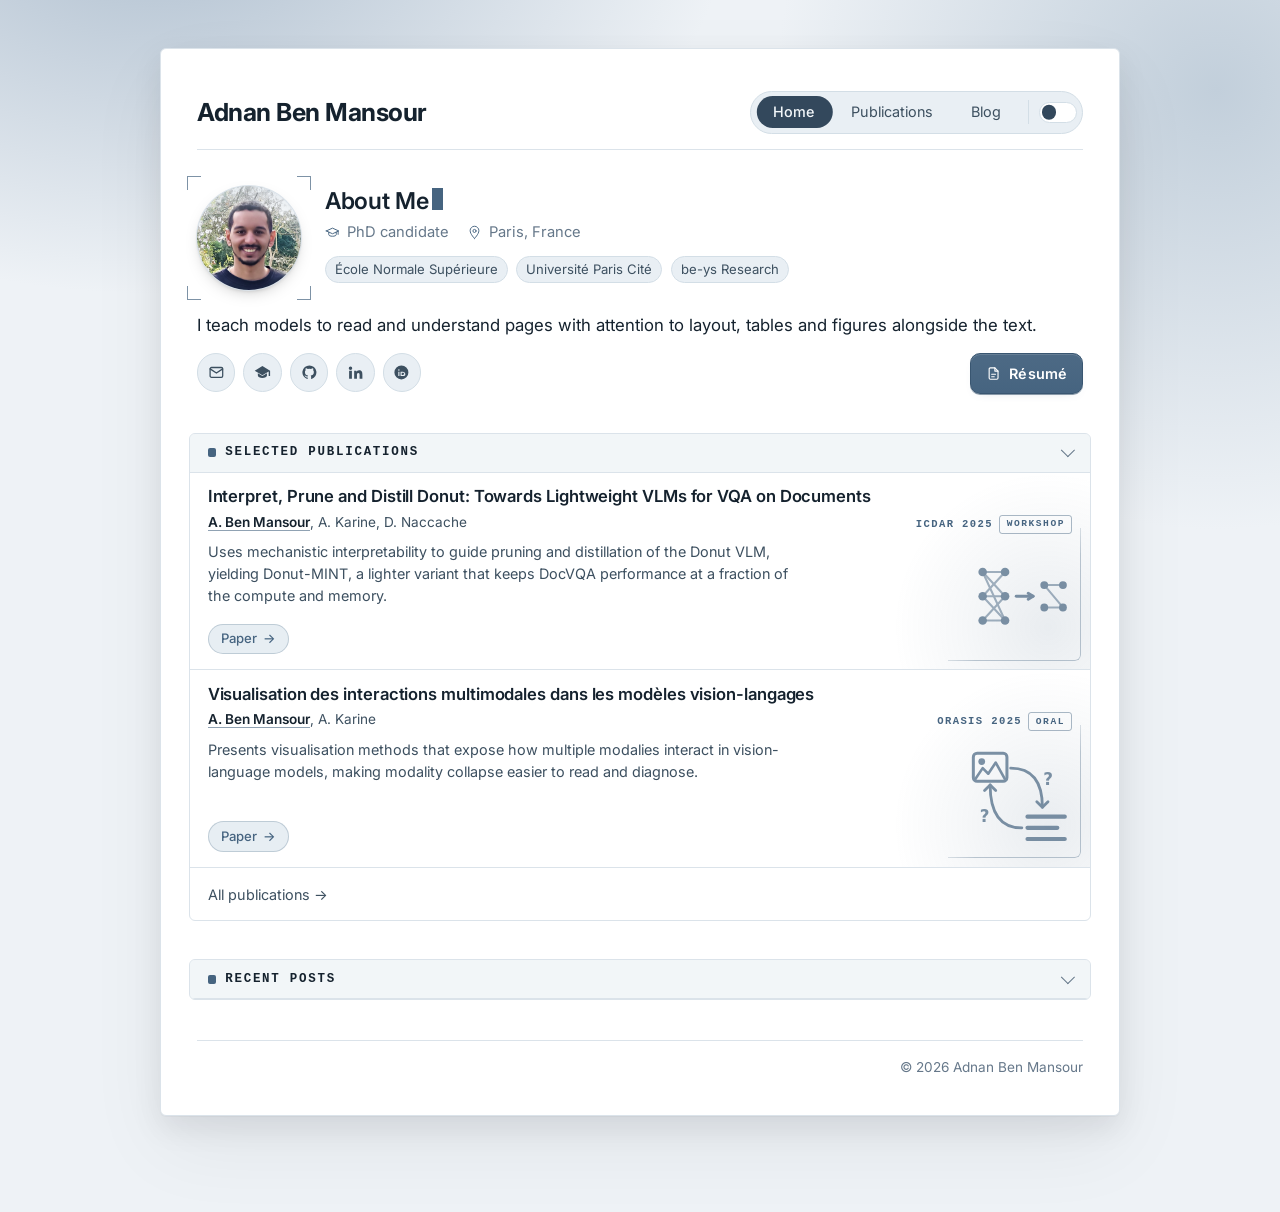
<file: index.html>
<!doctype html>
<html lang="en">
<head>
  <meta charset="utf-8" />
  <meta name="viewport" content="width=device-width, initial-scale=1" />
  <title>Adnan Ben Mansour</title>
  <meta name="description" content="Adnan Ben Mansour - PhD student at École Normale Supérieure, working on deep learning for visually-rich document understanding." />
  <link rel="preconnect" href="https://fonts.googleapis.com" />
  <link rel="preconnect" href="https://fonts.gstatic.com" crossorigin />
  <link href="https://fonts.googleapis.com/css2?family=Inter:wght@400;500;600;700&display=swap" rel="stylesheet" />
  <link rel="stylesheet" href="styles.css?v=ab62622c" />
  <script>
    (function(){try{var t=localStorage.getItem('theme')||'light';document.documentElement.setAttribute('data-theme',t);}catch(e){document.documentElement.setAttribute('data-theme','light');}})();
  </script>
</head>
<body>
  <article class="sheet">

    <header class="topbar">
      <a class="brand" href="index.html">Adnan Ben Mansour</a>
      <nav class="nav" aria-label="Primary">
        <a href="index.html" class="is-current">Home</a>
        <a href="publications.html">Publications</a>
        <a href="blog.html">Blog</a>
        <span class="nav-sep" aria-hidden="true"></span>
        <button class="theme-toggle" type="button" aria-label="Toggle theme" aria-pressed="false"></button>
      </nav>
    </header>

    
    <section class="hero">
      <div class="avatar-wrap">
        <div class="avatar">
          <img src="avatar.png" alt="Adnan Ben Mansour"/>
        </div>
        <span class="avatar-viewfinder" aria-hidden="true">
          <span class="vf-corner vf-tl"></span>
          <span class="vf-corner vf-tr"></span>
          <span class="vf-corner vf-bl"></span>
          <span class="vf-corner vf-br"></span>
          <span class="vf-flash"></span>
        </span>
      </div>
      <div class="hero-text">
        <h1 class="hero-tagline">About Me<span class="caret" aria-hidden="true"></span></h1>
        <ul class="hero-meta">
          <li>
            <svg viewBox="0 0 24 24" width="15" height="15" fill="none" stroke="currentColor" stroke-width="1.6" stroke-linecap="round" stroke-linejoin="round" aria-hidden="true">
  <path d="M2 9.5 12 5l10 4.5L12 14 2 9.5Z"/>
  <path d="M6 11.4v4.1c0 1.4 2.7 2.5 6 2.5s6-1.1 6-2.5v-4.1"/>
  <path d="M21 9.8V15"/>
</svg>

            <span>PhD candidate</span>
          </li>
          <li>
            <svg viewBox="0 0 24 24" width="15" height="15" fill="none" stroke="currentColor" stroke-width="1.6" stroke-linecap="round" stroke-linejoin="round" aria-hidden="true">
  <path d="M12 21.5s7-6.8 7-12.5a7 7 0 1 0-14 0c0 5.7 7 12.5 7 12.5Z"/>
  <circle cx="12" cy="9.5" r="2.5"/>
</svg>

            <span>Paris, France</span>
          </li>
        </ul>
        <ul class="hero-affil">
          <li><a href="https://www.ens.psl.eu/" target="_blank" rel="noopener"><span>École Normale Supérieure</span></a></li>
          <li><a href="http://lipade.math-info.univ-paris5.fr/" target="_blank" rel="noopener"><span>Université Paris Cité</span></a></li>
          <li><a href="https://www.kipmi.com/" target="_blank" rel="noopener"><span>be-ys Research</span></a></li>
        </ul>
      </div>
    </section>

    <p class="lede is-strong">
      I teach models to read and understand pages with attention to layout, tables and figures alongside the text.

    </p>

    <div class="links-row" aria-label="Contact and profiles">
      <a href="mailto:adnan.ben-mansour@ens.fr" aria-label="Email" title="Email">
        <svg viewBox="0 0 24 24" fill="none" stroke="currentColor" stroke-width="1.8" stroke-linecap="round" stroke-linejoin="round" aria-hidden="true"><rect x="3" y="5" width="18" height="14" rx="2"/><path d="M3 7l9 6 9-6"/></svg>

      </a>
      <a href="https://scholar.google.com/citations?user=5dM98OUAAAAJ&hl=fr&oi=ao" rel="me" aria-label="Google Scholar" title="Google Scholar">
        <svg viewBox="0 0 24 24" fill="currentColor" aria-hidden="true"><path d="M12 3 1 9.5 12 16l9-5.32V17h2V9.5L12 3z"/><path d="M5.5 13.2v3.3c0 1.7 2.9 3.5 6.5 3.5s6.5-1.8 6.5-3.5v-3.3L12 17l-6.5-3.8z"/></svg>

      </a>
      <a href="https://github.com/Adnan-Ben-Mansour" rel="me" aria-label="GitHub" title="GitHub">
        <svg viewBox="0 0 24 24" fill="currentColor" aria-hidden="true"><path d="M12 2a10 10 0 0 0-3.16 19.49c.5.09.68-.22.68-.48v-1.7c-2.78.6-3.37-1.34-3.37-1.34-.45-1.16-1.11-1.47-1.11-1.47-.91-.62.07-.6.07-.6 1 .07 1.53 1.03 1.53 1.03.89 1.53 2.34 1.09 2.91.83.09-.65.35-1.09.63-1.34-2.22-.25-4.56-1.11-4.56-4.94 0-1.09.39-1.98 1.03-2.68-.1-.25-.45-1.27.1-2.65 0 0 .84-.27 2.75 1.02a9.5 9.5 0 0 1 5 0c1.91-1.29 2.75-1.02 2.75-1.02.55 1.38.2 2.4.1 2.65.64.7 1.03 1.59 1.03 2.68 0 3.84-2.34 4.69-4.57 4.94.36.31.68.92.68 1.85v2.74c0 .27.18.58.69.48A10 10 0 0 0 12 2z"/></svg>

      </a>
      <a href="https://www.linkedin.com/in/adnan-ben-mansour-ba91ab295/" rel="me" aria-label="LinkedIn" title="LinkedIn">
        <svg viewBox="0 0 24 24" fill="currentColor" aria-hidden="true"><path d="M4.98 3.5a2.5 2.5 0 1 1 0 5 2.5 2.5 0 0 1 0-5zM3 9.5h4V21H3V9.5zM9.5 9.5h3.84v1.57h.05c.53-1 1.84-2.07 3.79-2.07 4.05 0 4.8 2.66 4.8 6.13V21h-4v-5.25c0-1.25-.02-2.86-1.74-2.86-1.74 0-2 1.36-2 2.77V21h-4V9.5z"/></svg>

      </a>
      <a href="https://orcid.org/0009-0002-1891-4903" rel="me" aria-label="ORCID" title="ORCID">
        <svg viewBox="0 0 24 24" fill="currentColor" aria-hidden="true"><path d="M12 2a10 10 0 1 0 0 20 10 10 0 0 0 0-20zM8.4 7.6a1.05 1.05 0 1 1 0 2.1 1.05 1.05 0 0 1 0-2.1zm-.8 3.4h1.6V17H7.6v-6zm3.2 0h3.2c2.18 0 3.6 1.45 3.6 3.5S16.18 17 14 17h-3.2v-6zm1.6 1.4v3.2h1.5c1.32 0 2.1-.79 2.1-1.6s-.78-1.6-2.1-1.6h-1.5z"/></svg>

      </a>
      <a class="resume-btn" href="cv.pdf" target="_blank">
        <svg viewBox="0 0 24 24" fill="none" stroke="currentColor" stroke-width="1.8" stroke-linecap="round" stroke-linejoin="round" aria-hidden="true">
  <path d="M14 3H7a2 2 0 0 0-2 2v14a2 2 0 0 0 2 2h10a2 2 0 0 0 2-2V8z"/>
  <path d="M14 3v5h5"/>
  <path d="M9 13h6"/>
  <path d="M9 17h4"/>
</svg>

        <span>Résumé</span>
      </a>
    </div>

    <section class="block">
      <h2>Selected publications</h2>
        <ol class="pubs">
        <li class="pub" data-sig="distill">
          <div class="pub-content">
            <h3 class="title"><a href="https://arxiv.org/abs/2509.26235" target="_blank" rel="noopener">Interpret, Prune and Distill Donut: Towards Lightweight VLMs for VQA on Documents</a></h3>
            <div class="pub-meta">
              <p class="authors"><span class="me">A. Ben Mansour</span>, A. Karine, D. Naccache</p>
              <p class="venue-tag">ICDAR 2025 <span class="venue-flag">WORKSHOP</span></p>
            </div>
            <p class="abstract">Uses mechanistic interpretability to guide pruning and distillation of the Donut VLM, yielding Donut-MINT, a lighter variant that keeps DocVQA performance at a fraction of the compute and memory.</p>
            <div class="links">
              <a class="paper-btn" href="https://arxiv.org/abs/2509.26235" target="_blank" rel="noopener">Paper <span class="arrow">&rarr;</span></a>
            </div>
          </div>
        </li>
        <li class="pub" data-sig="multimodal">
          <div class="pub-content">
            <h3 class="title"><a href="https://hal.science/hal-05142188v1" target="_blank" rel="noopener">Visualisation des interactions multimodales dans les modèles vision-langages</a></h3>
            <div class="pub-meta">
              <p class="authors"><span class="me">A. Ben Mansour</span>, A. Karine</p>
              <p class="venue-tag">ORASIS 2025 <span class="venue-flag">ORAL</span></p>
            </div>
            <p class="abstract">Presents visualisation methods that expose how multiple modalies interact in vision-language models, making modality collapse easier to read and diagnose.</p>
            <div class="links">
              <a class="paper-btn" href="https://hal.science/hal-05142188v1" target="_blank" rel="noopener">Paper <span class="arrow">&rarr;</span></a>
            </div>
          </div>
        </li>
            </ol>

      <a class="see-all" href="publications.html">All publications &rarr;</a>
    </section>

    <section class="block">
      <h2>Recent posts</h2>
      <ul class="posts">
      </ul>
    </section>


    <footer class="foot">
      <span>&copy; 2026 Adnan Ben Mansour</span>
    </footer>

  </article>
  <script src="nav.js?v=34305df8"></script>
  <script src="pub-sigs.js?v=cff84303"></script>
  <script src="collapse.js?v=99a173e9"></script>
</body>
</html>
</file>
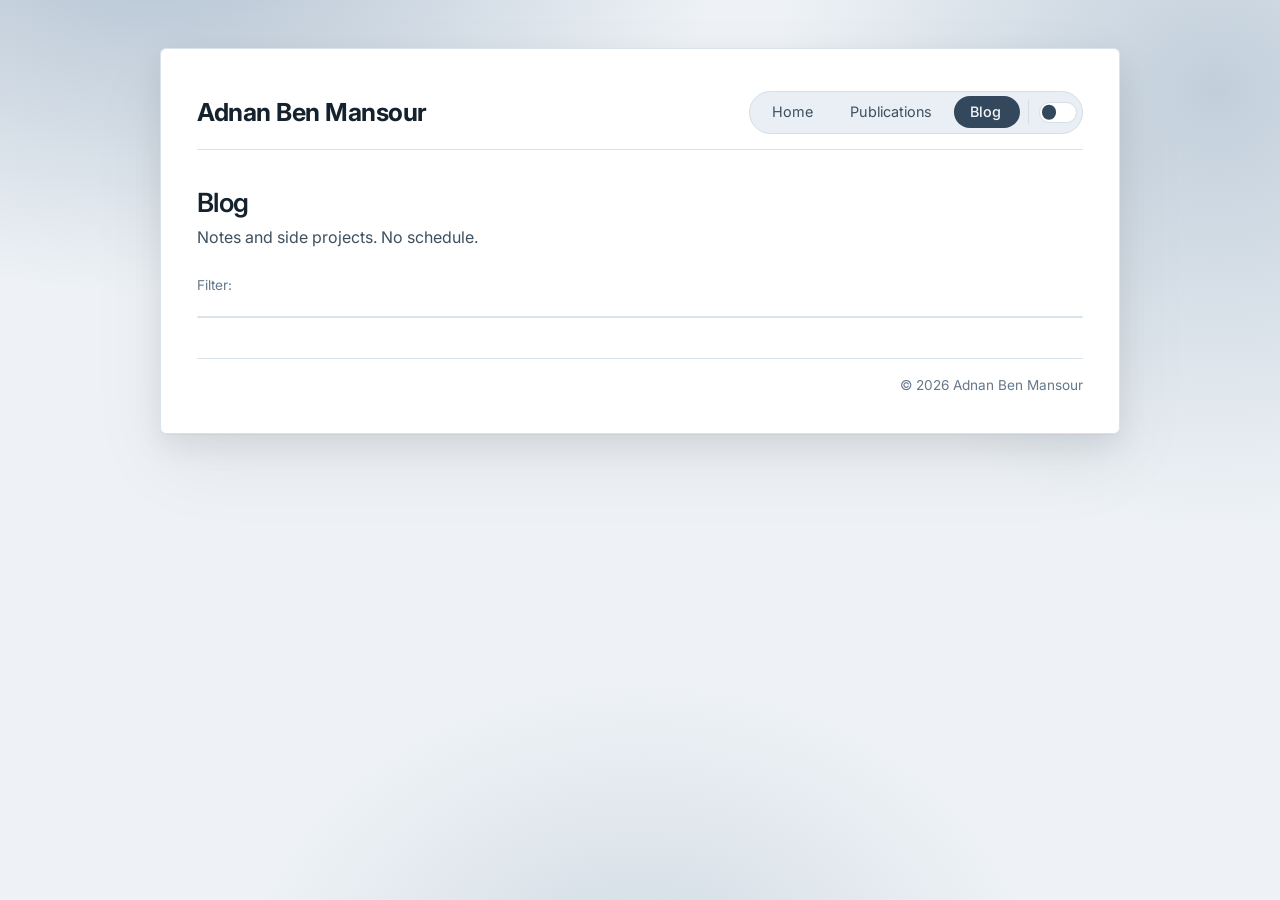
<file: blog.html>
<!doctype html>
<html lang="en">
<head>
  <meta charset="utf-8" />
  <meta name="viewport" content="width=device-width, initial-scale=1" />
  <title>Blog - Adnan Ben Mansour</title>
  <link rel="preconnect" href="https://fonts.googleapis.com" />
  <link rel="preconnect" href="https://fonts.gstatic.com" crossorigin />
  <link href="https://fonts.googleapis.com/css2?family=Inter:wght@400;500;600;700&display=swap" rel="stylesheet" />
  <link rel="stylesheet" href="styles.css?v=ab62622c" />
  <script>
    (function(){try{var t=localStorage.getItem('theme')||'light';document.documentElement.setAttribute('data-theme',t);}catch(e){document.documentElement.setAttribute('data-theme','light');}})();
  </script>
</head>
<body>
  <article class="sheet">

    <header class="topbar">
      <a class="brand" href="index.html">Adnan Ben Mansour</a>
      <nav class="nav" aria-label="Primary">
        <a href="index.html">Home</a>
        <a href="publications.html">Publications</a>
        <a href="blog.html" class="is-current">Blog</a>
        <span class="nav-sep" aria-hidden="true"></span>
        <button class="theme-toggle" type="button" aria-label="Toggle theme" aria-pressed="false"></button>
      </nav>
    </header>

    
    <h1>Blog</h1>
    <p class="lede">
      Notes and side projects. No schedule.
    </p>

    <div class="filters" id="tag-filters" aria-label="Filter posts by tag">
      <span class="filters-label">Filter:</span>
    </div>

    <ul class="posts" id="posts">
    </ul>

    <p id="empty-msg" style="display:none; margin-top:1.5rem; color:var(--ink-mute); font-size:0.92rem;">
      No posts match the selected tags.
    </p>


    <footer class="foot">
      <span>&copy; 2026 Adnan Ben Mansour</span>
    </footer>

  </article>
  <script src="nav.js?v=34305df8"></script>
  <script src="collapse.js?v=99a173e9"></script>
  <script src="filters.js?v=ca398d2e"></script>
</body>
</html>
</file>
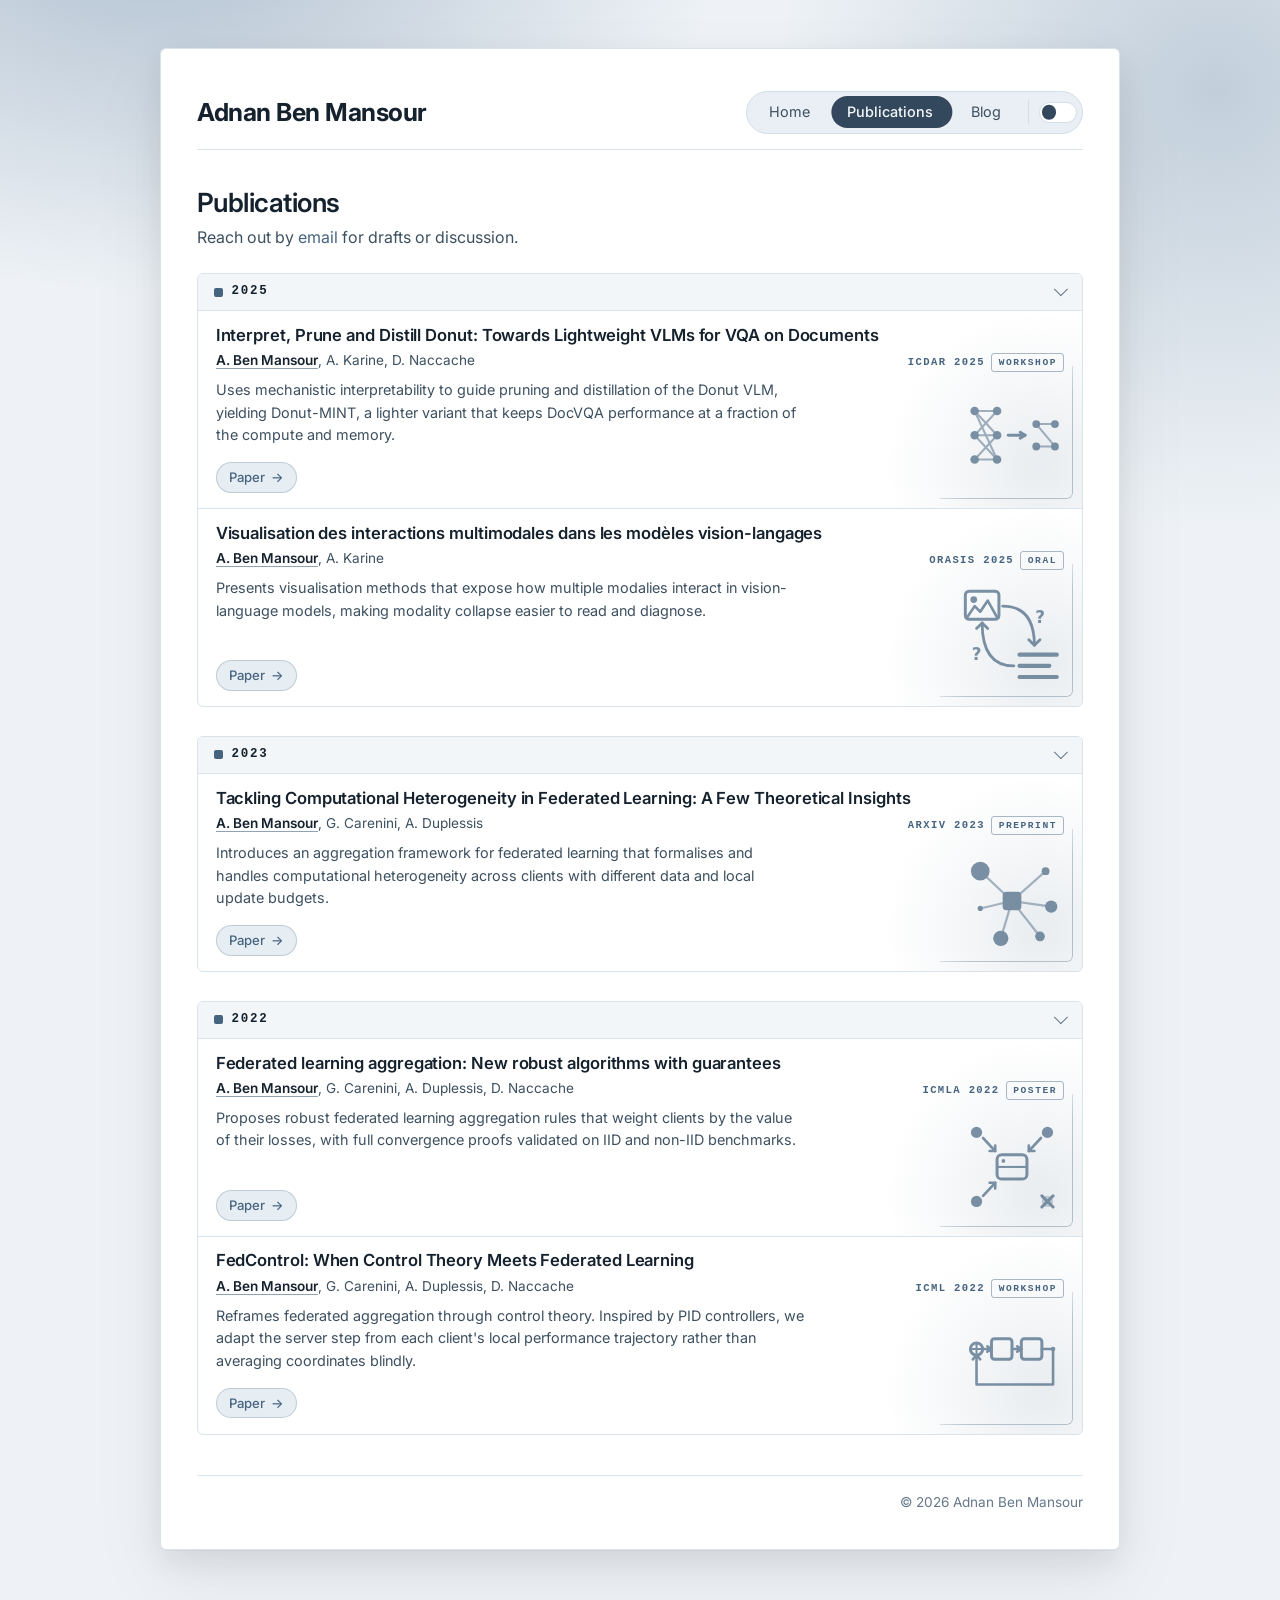
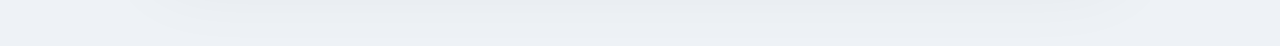
<file: publications.html>
<!doctype html>
<html lang="en">
<head>
  <meta charset="utf-8" />
  <meta name="viewport" content="width=device-width, initial-scale=1" />
  <title>Publications - Adnan Ben Mansour</title>
  <link rel="preconnect" href="https://fonts.googleapis.com" />
  <link rel="preconnect" href="https://fonts.gstatic.com" crossorigin />
  <link href="https://fonts.googleapis.com/css2?family=Inter:wght@400;500;600;700&display=swap" rel="stylesheet" />
  <link rel="stylesheet" href="styles.css?v=ab62622c" />
  <script>
    (function(){try{var t=localStorage.getItem('theme')||'light';document.documentElement.setAttribute('data-theme',t);}catch(e){document.documentElement.setAttribute('data-theme','light');}})();
  </script>
</head>
<body>
  <article class="sheet">

    <header class="topbar">
      <a class="brand" href="index.html">Adnan Ben Mansour</a>
      <nav class="nav" aria-label="Primary">
        <a href="index.html">Home</a>
        <a href="publications.html" class="is-current">Publications</a>
        <a href="blog.html">Blog</a>
        <span class="nav-sep" aria-hidden="true"></span>
        <button class="theme-toggle" type="button" aria-label="Toggle theme" aria-pressed="false"></button>
      </nav>
    </header>

    
    <h1>Publications</h1>
    <p class="lede">
      Reach out by <a href="mailto:adnan.ben-mansour@ens.fr">email</a> for drafts or discussion.
    </p>
    <section class="year-block">
      <h2>2025</h2>
      <ol class="pubs">
        <li class="pub" data-sig="distill">
          <div class="pub-content">
            <h3 class="title"><a href="https://arxiv.org/abs/2509.26235" target="_blank" rel="noopener">Interpret, Prune and Distill Donut: Towards Lightweight VLMs for VQA on Documents</a></h3>
            <div class="pub-meta">
              <p class="authors"><span class="me">A. Ben Mansour</span>, A. Karine, D. Naccache</p>
              <p class="venue-tag">ICDAR 2025 <span class="venue-flag">WORKSHOP</span></p>
            </div>
            <p class="abstract">Uses mechanistic interpretability to guide pruning and distillation of the Donut VLM, yielding Donut-MINT, a lighter variant that keeps DocVQA performance at a fraction of the compute and memory.</p>
            <div class="links">
              <a class="paper-btn" href="https://arxiv.org/abs/2509.26235" target="_blank" rel="noopener">Paper <span class="arrow">&rarr;</span></a>
            </div>
          </div>
        </li>
        <li class="pub" data-sig="multimodal">
          <div class="pub-content">
            <h3 class="title"><a href="https://hal.science/hal-05142188v1" target="_blank" rel="noopener">Visualisation des interactions multimodales dans les modèles vision-langages</a></h3>
            <div class="pub-meta">
              <p class="authors"><span class="me">A. Ben Mansour</span>, A. Karine</p>
              <p class="venue-tag">ORASIS 2025 <span class="venue-flag">ORAL</span></p>
            </div>
            <p class="abstract">Presents visualisation methods that expose how multiple modalies interact in vision-language models, making modality collapse easier to read and diagnose.</p>
            <div class="links">
              <a class="paper-btn" href="https://hal.science/hal-05142188v1" target="_blank" rel="noopener">Paper <span class="arrow">&rarr;</span></a>
            </div>
          </div>
        </li>
      </ol>
    </section>
    <section class="year-block">
      <h2>2023</h2>
      <ol class="pubs">
        <li class="pub" data-sig="heterogeneity">
          <div class="pub-content">
            <h3 class="title"><a href="https://arxiv.org/abs/2307.06283" target="_blank" rel="noopener">Tackling Computational Heterogeneity in Federated Learning: A Few Theoretical Insights</a></h3>
            <div class="pub-meta">
              <p class="authors"><span class="me">A. Ben Mansour</span>, G. Carenini, A. Duplessis</p>
              <p class="venue-tag">ARXIV 2023 <span class="venue-flag">PREPRINT</span></p>
            </div>
            <p class="abstract">Introduces an aggregation framework for federated learning that formalises and handles computational heterogeneity across clients with different data and local update budgets.</p>
            <div class="links">
              <a class="paper-btn" href="https://arxiv.org/abs/2307.06283" target="_blank" rel="noopener">Paper <span class="arrow">&rarr;</span></a>
            </div>
          </div>
        </li>
      </ol>
    </section>
    <section class="year-block">
      <h2>2022</h2>
      <ol class="pubs">
        <li class="pub" data-sig="fl-aggregation">
          <div class="pub-content">
            <h3 class="title"><a href="https://arxiv.org/abs/2205.10864" target="_blank" rel="noopener">Federated learning aggregation: New robust algorithms with guarantees</a></h3>
            <div class="pub-meta">
              <p class="authors"><span class="me">A. Ben Mansour</span>, G. Carenini, A. Duplessis, D. Naccache</p>
              <p class="venue-tag">ICMLA 2022 <span class="venue-flag">POSTER</span></p>
            </div>
            <p class="abstract">Proposes robust federated learning aggregation rules that weight clients by the value of their losses, with full convergence proofs validated on IID and non-IID benchmarks.</p>
            <div class="links">
              <a class="paper-btn" href="https://arxiv.org/abs/2205.10864" target="_blank" rel="noopener">Paper <span class="arrow">&rarr;</span></a>
            </div>
          </div>
        </li>
        <li class="pub" data-sig="fedcontrol">
          <div class="pub-content">
            <h3 class="title"><a href="https://arxiv.org/abs/2205.14236" target="_blank" rel="noopener">FedControl: When Control Theory Meets Federated Learning</a></h3>
            <div class="pub-meta">
              <p class="authors"><span class="me">A. Ben Mansour</span>, G. Carenini, A. Duplessis, D. Naccache</p>
              <p class="venue-tag">ICML 2022 <span class="venue-flag">WORKSHOP</span></p>
            </div>
            <p class="abstract">Reframes federated aggregation through control theory. Inspired by PID controllers, we adapt the server step from each client's local performance trajectory rather than averaging coordinates blindly.</p>
            <div class="links">
              <a class="paper-btn" href="https://arxiv.org/abs/2205.14236" target="_blank" rel="noopener">Paper <span class="arrow">&rarr;</span></a>
            </div>
          </div>
        </li>
      </ol>
    </section>


    <footer class="foot">
      <span>&copy; 2026 Adnan Ben Mansour</span>
    </footer>

  </article>
  <script src="nav.js?v=34305df8"></script>
  <script src="pub-sigs.js?v=cff84303"></script>
  <script src="collapse.js?v=99a173e9"></script>
</body>
</html>
</file>
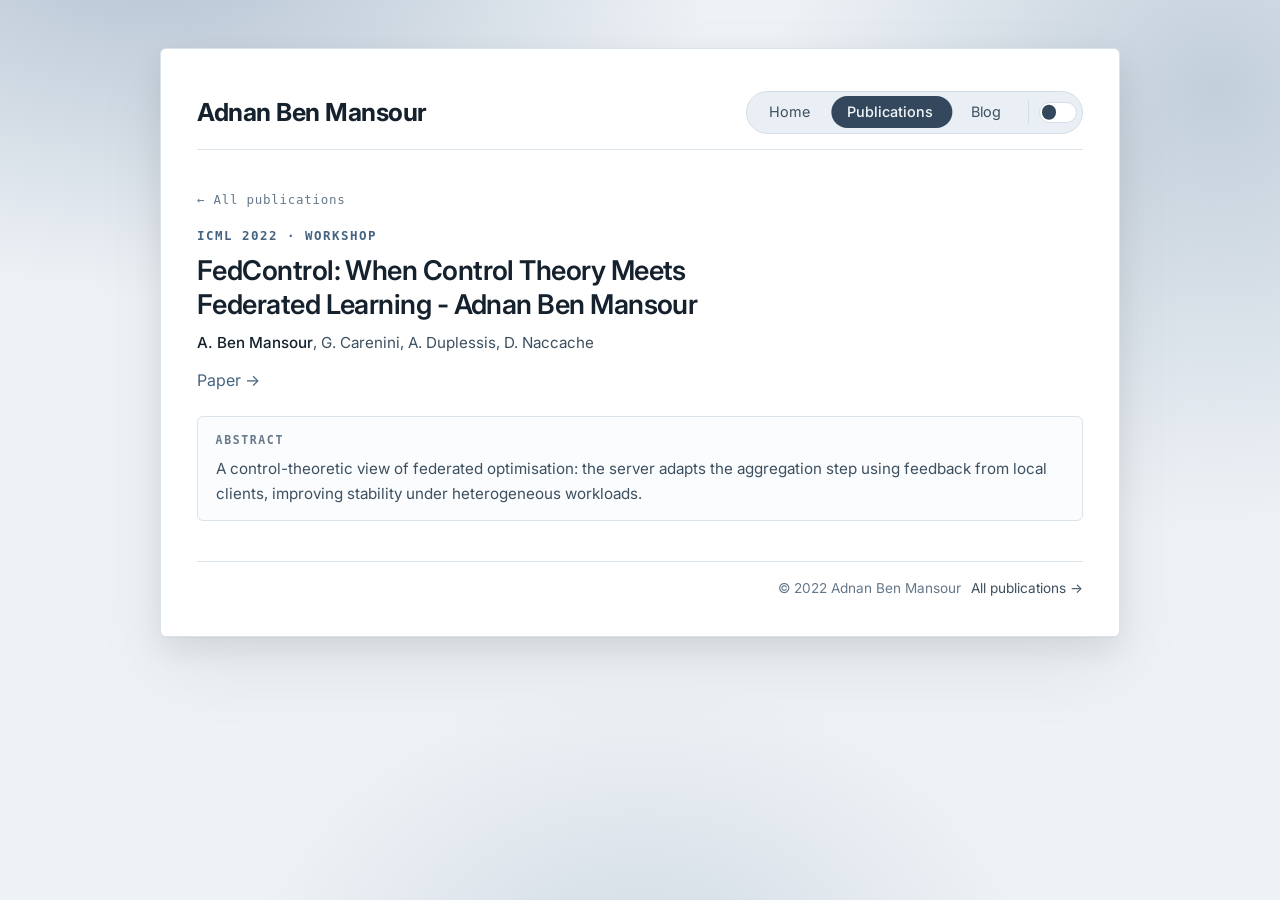
<file: papers/fedcontrol.html>
<!doctype html>
<html lang="en">
<head>
  <meta charset="utf-8" />
  <meta name="viewport" content="width=device-width, initial-scale=1" />
  <title>FedControl: When Control Theory Meets Federated Learning - Adnan Ben Mansour</title>
  <meta name="description" content="Reframes federated aggregation through control theory. Inspired by PID controllers, we adapt the server step from each client's local performance trajectory rather than averaging coordinates blindly." />
  <link rel="preconnect" href="https://fonts.googleapis.com" />
  <link rel="preconnect" href="https://fonts.gstatic.com" crossorigin />
  <link href="https://fonts.googleapis.com/css2?family=Inter:wght@400;500;600;700&display=swap" rel="stylesheet" />
  <link rel="stylesheet" href="../styles.css?v=ab62622c" />
  <script>
    (function(){try{var t=localStorage.getItem('theme')||'light';document.documentElement.setAttribute('data-theme',t);}catch(e){document.documentElement.setAttribute('data-theme','light');}})();
  </script>
</head>
<body>
  <article class="sheet">

    <header class="topbar">
      <a class="brand" href="../index.html">Adnan Ben Mansour</a>
      <nav class="nav" aria-label="Primary">
        <a href="../index.html">Home</a>
        <a href="../publications.html" class="is-current">Publications</a>
        <a href="../blog.html">Blog</a>
        <span class="nav-sep" aria-hidden="true"></span>
        <button class="theme-toggle" type="button" aria-label="Toggle theme" aria-pressed="false"></button>
      </nav>
    </header>

    
    <a class="back-link" href="../publications.html">All publications</a>

    <header class="paper-header">
      <p class="paper-venue">ICML 2022 · WORKSHOP</p>
      <h1>FedControl: When Control Theory Meets Federated Learning - Adnan Ben Mansour</h1>
      <p class="paper-authors"><span class="me">A. Ben Mansour</span>, G. Carenini, A. Duplessis, D. Naccache</p>
      <div class="paper-actions">
        <a class="paper-btn" href="https://arxiv.org/abs/2205.14236" target="_blank" rel="noopener">Paper <span class="arrow">&rarr;</span></a>
      </div>
    </header>
    <section class="paper-abstract">
      <p class="abstract-label">Abstract</p>
      <p>
        A control-theoretic view of federated optimisation: the server adapts the aggregation step using feedback from local clients, improving stability under heterogeneous workloads.

      </p>
    </section>

    <div class="article-body">

    </div>


    <footer class="foot">
      <span>&copy; 2022 Adnan Ben Mansour</span>
      <span><a href="../publications.html">All publications &rarr;</a></span>

    </footer>

  </article>
  <script src="../nav.js?v=34305df8"></script>
  <script src="../collapse.js?v=99a173e9"></script>
</body>
</html>
</file>
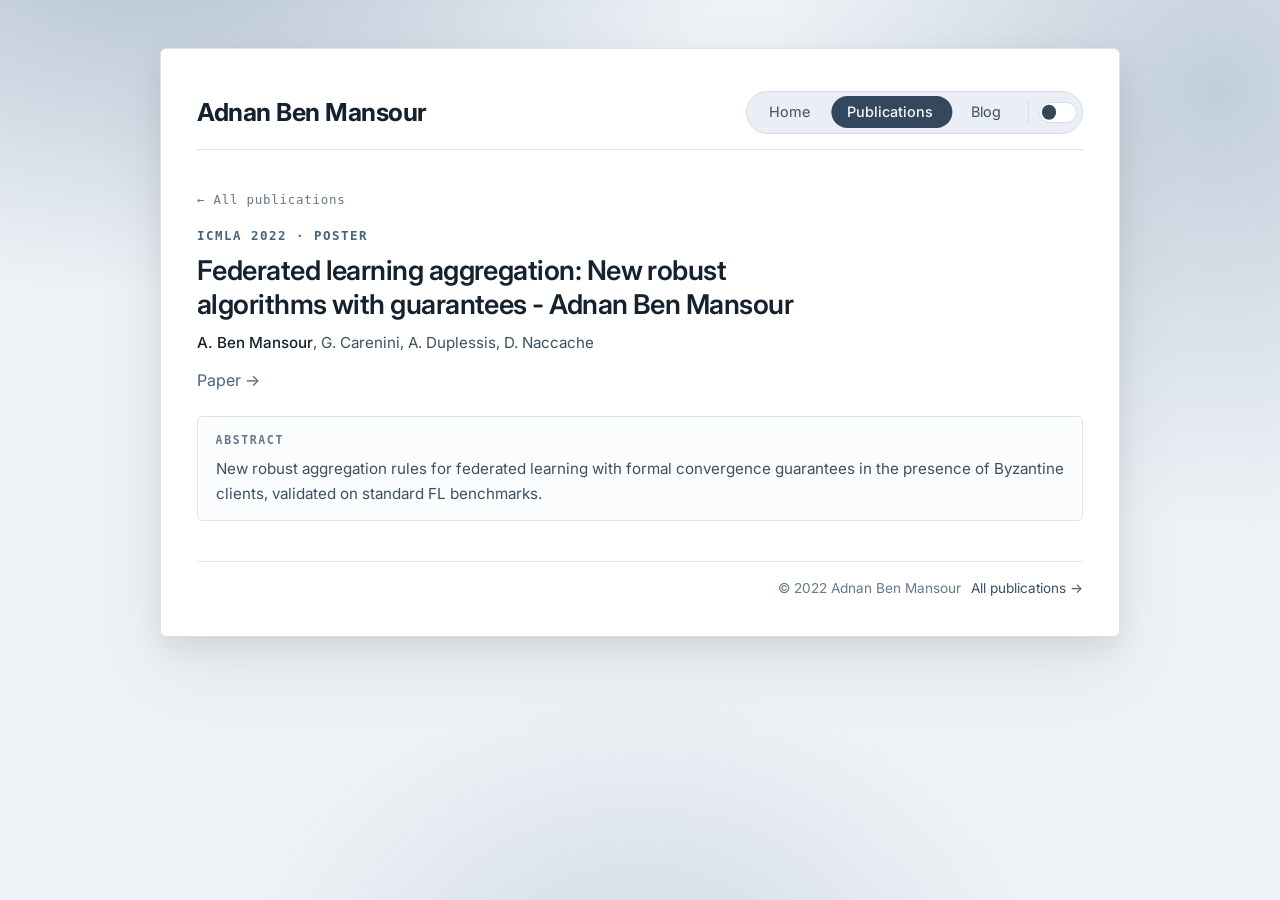
<file: papers/fl-aggregation.html>
<!doctype html>
<html lang="en">
<head>
  <meta charset="utf-8" />
  <meta name="viewport" content="width=device-width, initial-scale=1" />
  <title>Federated learning aggregation: New robust algorithms with guarantees - Adnan Ben Mansour</title>
  <meta name="description" content="Proposes robust federated learning aggregation rules that weight clients by the value of their losses, with full convergence proofs validated on IID and non-IID benchmarks." />
  <link rel="preconnect" href="https://fonts.googleapis.com" />
  <link rel="preconnect" href="https://fonts.gstatic.com" crossorigin />
  <link href="https://fonts.googleapis.com/css2?family=Inter:wght@400;500;600;700&display=swap" rel="stylesheet" />
  <link rel="stylesheet" href="../styles.css?v=ab62622c" />
  <script>
    (function(){try{var t=localStorage.getItem('theme')||'light';document.documentElement.setAttribute('data-theme',t);}catch(e){document.documentElement.setAttribute('data-theme','light');}})();
  </script>
</head>
<body>
  <article class="sheet">

    <header class="topbar">
      <a class="brand" href="../index.html">Adnan Ben Mansour</a>
      <nav class="nav" aria-label="Primary">
        <a href="../index.html">Home</a>
        <a href="../publications.html" class="is-current">Publications</a>
        <a href="../blog.html">Blog</a>
        <span class="nav-sep" aria-hidden="true"></span>
        <button class="theme-toggle" type="button" aria-label="Toggle theme" aria-pressed="false"></button>
      </nav>
    </header>

    
    <a class="back-link" href="../publications.html">All publications</a>

    <header class="paper-header">
      <p class="paper-venue">ICMLA 2022 · POSTER</p>
      <h1>Federated learning aggregation: New robust algorithms with guarantees - Adnan Ben Mansour</h1>
      <p class="paper-authors"><span class="me">A. Ben Mansour</span>, G. Carenini, A. Duplessis, D. Naccache</p>
      <div class="paper-actions">
        <a class="paper-btn" href="https://arxiv.org/abs/2205.10864" target="_blank" rel="noopener">Paper <span class="arrow">&rarr;</span></a>
      </div>
    </header>
    <section class="paper-abstract">
      <p class="abstract-label">Abstract</p>
      <p>
        New robust aggregation rules for federated learning with formal convergence guarantees in the presence of Byzantine clients, validated on standard FL benchmarks.

      </p>
    </section>

    <div class="article-body">

    </div>


    <footer class="foot">
      <span>&copy; 2022 Adnan Ben Mansour</span>
      <span><a href="../publications.html">All publications &rarr;</a></span>

    </footer>

  </article>
  <script src="../nav.js?v=34305df8"></script>
  <script src="../collapse.js?v=99a173e9"></script>
</body>
</html>
</file>
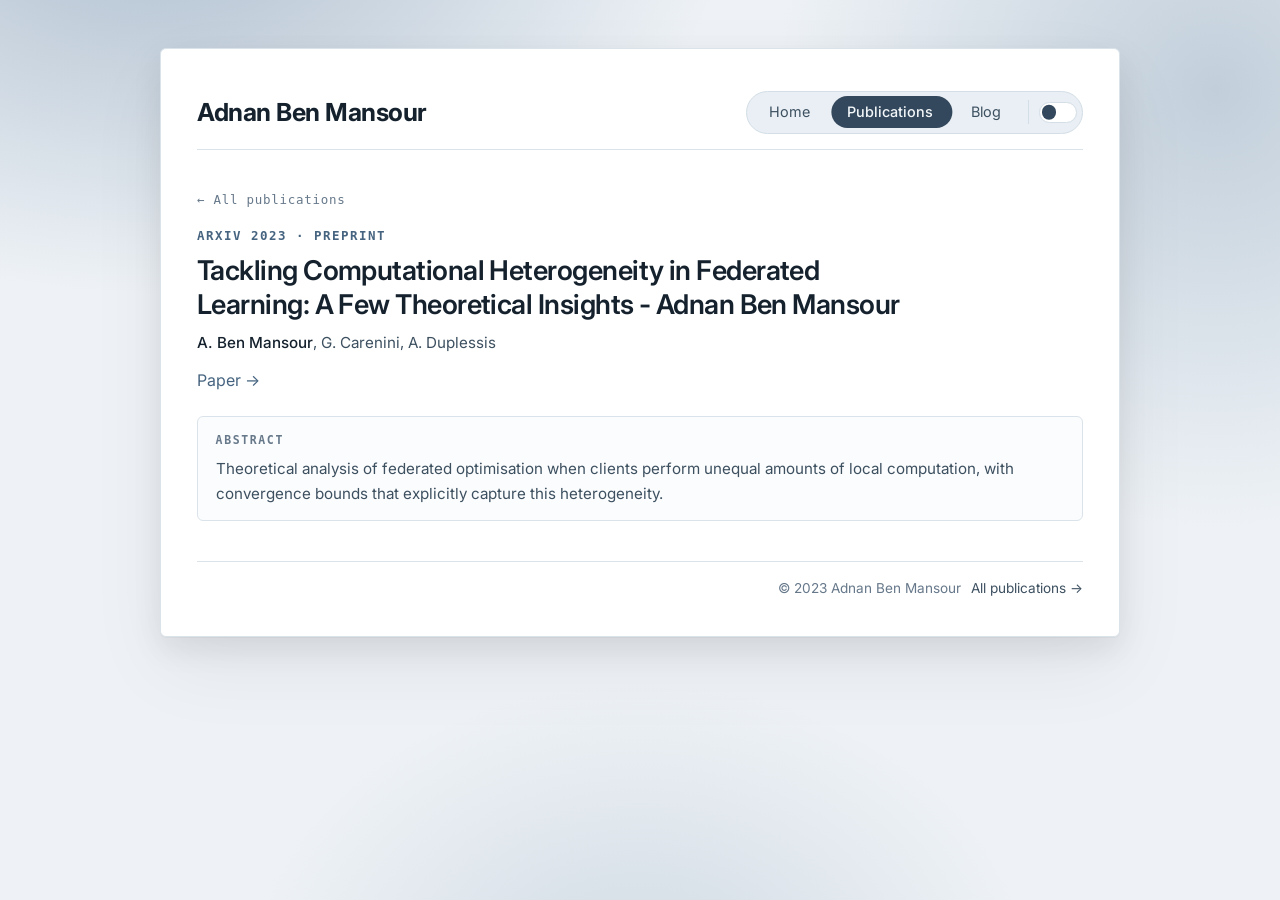
<file: papers/fl-heterogeneity.html>
<!doctype html>
<html lang="en">
<head>
  <meta charset="utf-8" />
  <meta name="viewport" content="width=device-width, initial-scale=1" />
  <title>Tackling Computational Heterogeneity in Federated Learning: A Few Theoretical Insights - Adnan Ben Mansour</title>
  <meta name="description" content="Introduces an aggregation framework for federated learning that formalises and handles computational heterogeneity across clients with different data and local update budgets." />
  <link rel="preconnect" href="https://fonts.googleapis.com" />
  <link rel="preconnect" href="https://fonts.gstatic.com" crossorigin />
  <link href="https://fonts.googleapis.com/css2?family=Inter:wght@400;500;600;700&display=swap" rel="stylesheet" />
  <link rel="stylesheet" href="../styles.css?v=ab62622c" />
  <script>
    (function(){try{var t=localStorage.getItem('theme')||'light';document.documentElement.setAttribute('data-theme',t);}catch(e){document.documentElement.setAttribute('data-theme','light');}})();
  </script>
</head>
<body>
  <article class="sheet">

    <header class="topbar">
      <a class="brand" href="../index.html">Adnan Ben Mansour</a>
      <nav class="nav" aria-label="Primary">
        <a href="../index.html">Home</a>
        <a href="../publications.html" class="is-current">Publications</a>
        <a href="../blog.html">Blog</a>
        <span class="nav-sep" aria-hidden="true"></span>
        <button class="theme-toggle" type="button" aria-label="Toggle theme" aria-pressed="false"></button>
      </nav>
    </header>

    
    <a class="back-link" href="../publications.html">All publications</a>

    <header class="paper-header">
      <p class="paper-venue">ARXIV 2023 · PREPRINT</p>
      <h1>Tackling Computational Heterogeneity in Federated Learning: A Few Theoretical Insights - Adnan Ben Mansour</h1>
      <p class="paper-authors"><span class="me">A. Ben Mansour</span>, G. Carenini, A. Duplessis</p>
      <div class="paper-actions">
        <a class="paper-btn" href="https://arxiv.org/abs/2307.06283" target="_blank" rel="noopener">Paper <span class="arrow">&rarr;</span></a>
      </div>
    </header>
    <section class="paper-abstract">
      <p class="abstract-label">Abstract</p>
      <p>
        Theoretical analysis of federated optimisation when clients perform unequal amounts of local computation, with convergence bounds that explicitly capture this heterogeneity.

      </p>
    </section>

    <div class="article-body">

    </div>


    <footer class="foot">
      <span>&copy; 2023 Adnan Ben Mansour</span>
      <span><a href="../publications.html">All publications &rarr;</a></span>

    </footer>

  </article>
  <script src="../nav.js?v=34305df8"></script>
  <script src="../collapse.js?v=99a173e9"></script>
</body>
</html>
</file>
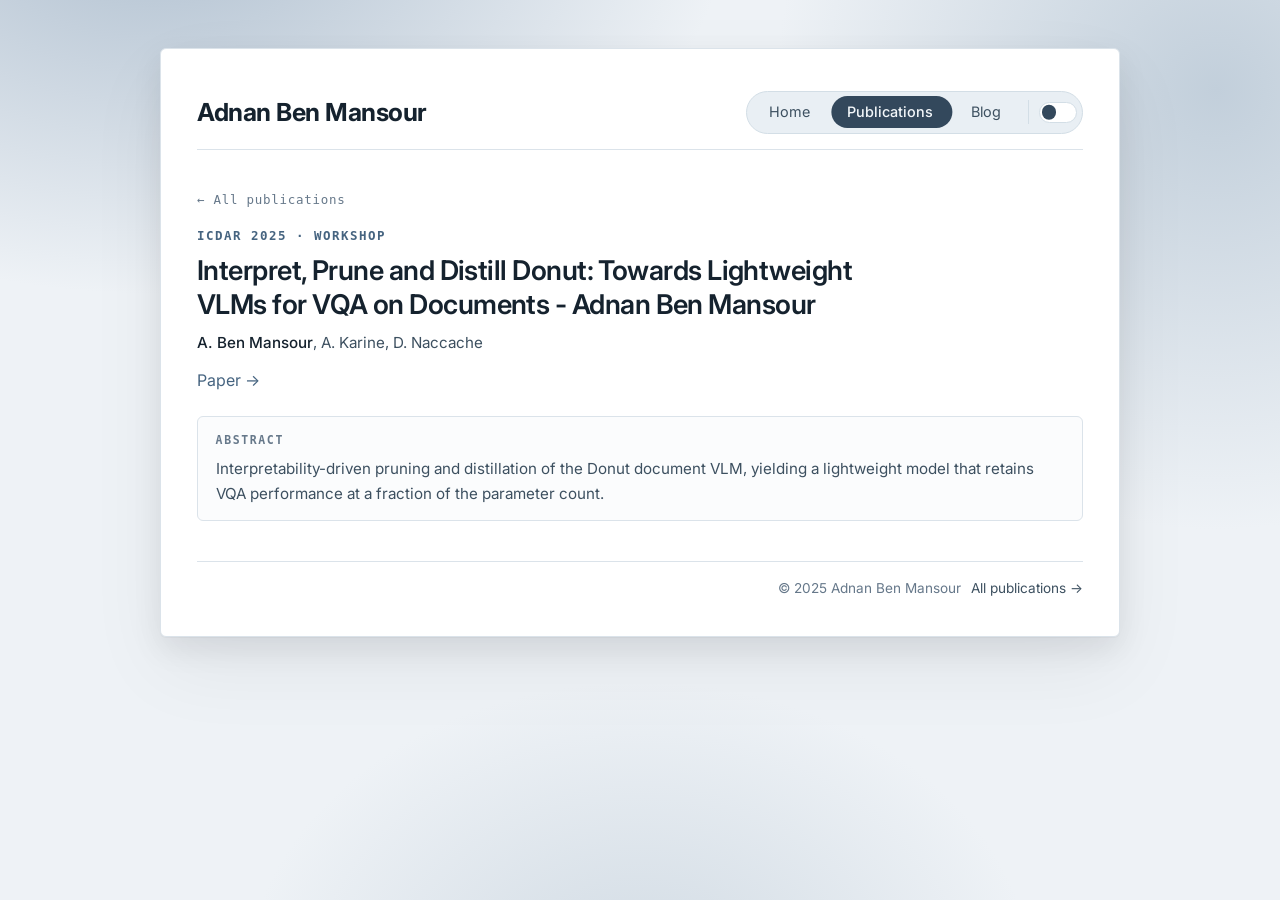
<file: papers/interpret-prune-distill-donut.html>
<!doctype html>
<html lang="en">
<head>
  <meta charset="utf-8" />
  <meta name="viewport" content="width=device-width, initial-scale=1" />
  <title>Interpret, Prune and Distill Donut: Towards Lightweight VLMs for VQA on Documents - Adnan Ben Mansour</title>
  <meta name="description" content="Uses mechanistic interpretability to guide pruning and distillation of the Donut VLM, yielding Donut-MINT, a lighter variant that keeps DocVQA performance at a fraction of the compute and memory." />
  <link rel="preconnect" href="https://fonts.googleapis.com" />
  <link rel="preconnect" href="https://fonts.gstatic.com" crossorigin />
  <link href="https://fonts.googleapis.com/css2?family=Inter:wght@400;500;600;700&display=swap" rel="stylesheet" />
  <link rel="stylesheet" href="../styles.css?v=ab62622c" />
  <script>
    (function(){try{var t=localStorage.getItem('theme')||'light';document.documentElement.setAttribute('data-theme',t);}catch(e){document.documentElement.setAttribute('data-theme','light');}})();
  </script>
</head>
<body>
  <article class="sheet">

    <header class="topbar">
      <a class="brand" href="../index.html">Adnan Ben Mansour</a>
      <nav class="nav" aria-label="Primary">
        <a href="../index.html">Home</a>
        <a href="../publications.html" class="is-current">Publications</a>
        <a href="../blog.html">Blog</a>
        <span class="nav-sep" aria-hidden="true"></span>
        <button class="theme-toggle" type="button" aria-label="Toggle theme" aria-pressed="false"></button>
      </nav>
    </header>

    
    <a class="back-link" href="../publications.html">All publications</a>

    <header class="paper-header">
      <p class="paper-venue">ICDAR 2025 · WORKSHOP</p>
      <h1>Interpret, Prune and Distill Donut: Towards Lightweight VLMs for VQA on Documents - Adnan Ben Mansour</h1>
      <p class="paper-authors"><span class="me">A. Ben Mansour</span>, A. Karine, D. Naccache</p>
      <div class="paper-actions">
        <a class="paper-btn" href="https://arxiv.org/abs/2509.26235" target="_blank" rel="noopener">Paper <span class="arrow">&rarr;</span></a>
      </div>
    </header>
    <section class="paper-abstract">
      <p class="abstract-label">Abstract</p>
      <p>
        Interpretability-driven pruning and distillation of the Donut document VLM, yielding a lightweight model that retains VQA performance at a fraction of the parameter count.

      </p>
    </section>

    <div class="article-body">

    </div>


    <footer class="foot">
      <span>&copy; 2025 Adnan Ben Mansour</span>
      <span><a href="../publications.html">All publications &rarr;</a></span>

    </footer>

  </article>
  <script src="../nav.js?v=34305df8"></script>
  <script src="../collapse.js?v=99a173e9"></script>
</body>
</html>
</file>
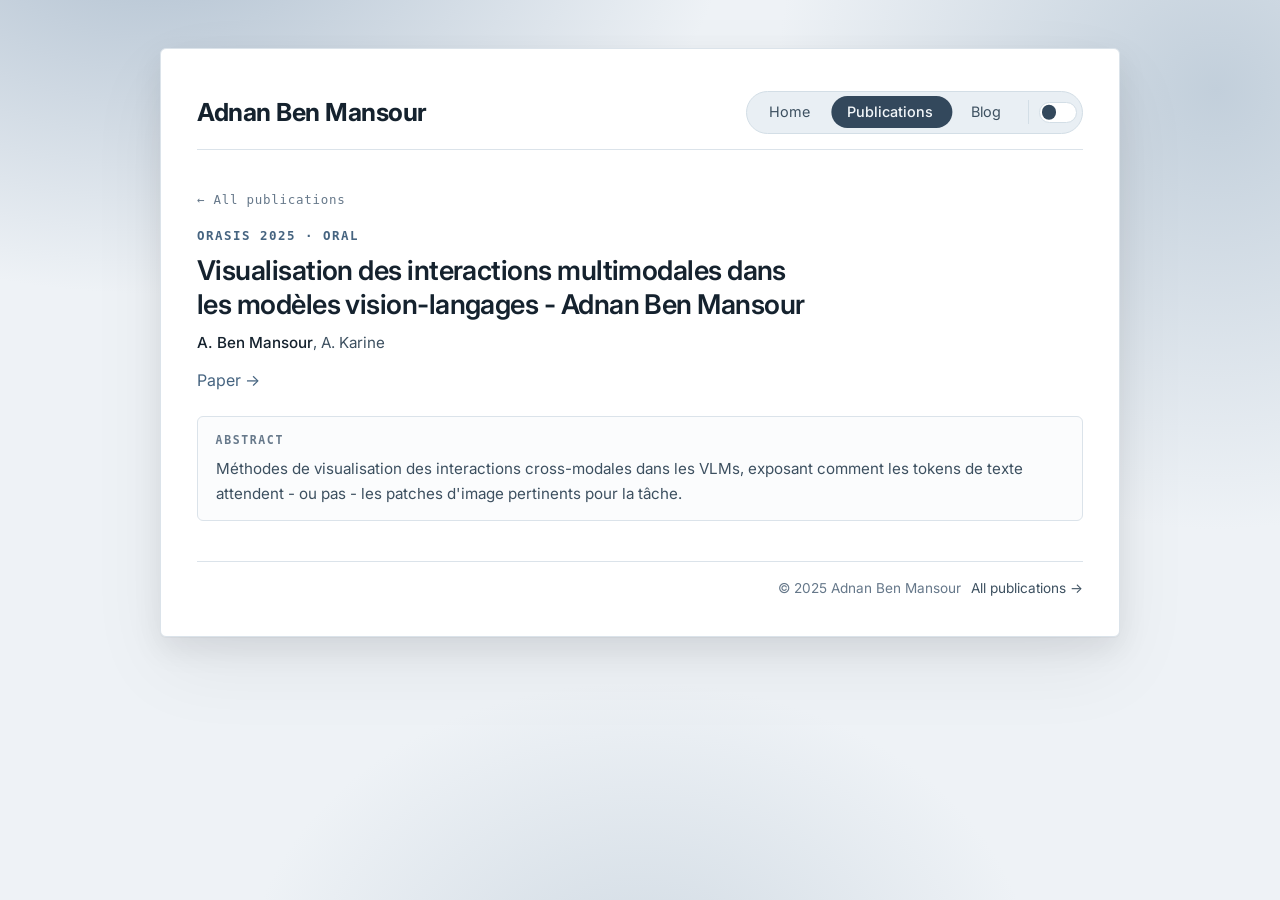
<file: papers/visualisation-interactions-multimodales.html>
<!doctype html>
<html lang="en">
<head>
  <meta charset="utf-8" />
  <meta name="viewport" content="width=device-width, initial-scale=1" />
  <title>Visualisation des interactions multimodales dans les modèles vision-langages - Adnan Ben Mansour</title>
  <meta name="description" content="Presents visualisation methods that expose how multiple modalies interact in vision-language models, making modality collapse easier to read and diagnose." />
  <link rel="preconnect" href="https://fonts.googleapis.com" />
  <link rel="preconnect" href="https://fonts.gstatic.com" crossorigin />
  <link href="https://fonts.googleapis.com/css2?family=Inter:wght@400;500;600;700&display=swap" rel="stylesheet" />
  <link rel="stylesheet" href="../styles.css?v=ab62622c" />
  <script>
    (function(){try{var t=localStorage.getItem('theme')||'light';document.documentElement.setAttribute('data-theme',t);}catch(e){document.documentElement.setAttribute('data-theme','light');}})();
  </script>
</head>
<body>
  <article class="sheet">

    <header class="topbar">
      <a class="brand" href="../index.html">Adnan Ben Mansour</a>
      <nav class="nav" aria-label="Primary">
        <a href="../index.html">Home</a>
        <a href="../publications.html" class="is-current">Publications</a>
        <a href="../blog.html">Blog</a>
        <span class="nav-sep" aria-hidden="true"></span>
        <button class="theme-toggle" type="button" aria-label="Toggle theme" aria-pressed="false"></button>
      </nav>
    </header>

    
    <a class="back-link" href="../publications.html">All publications</a>

    <header class="paper-header">
      <p class="paper-venue">ORASIS 2025 · ORAL</p>
      <h1>Visualisation des interactions multimodales dans les modèles vision-langages - Adnan Ben Mansour</h1>
      <p class="paper-authors"><span class="me">A. Ben Mansour</span>, A. Karine</p>
      <div class="paper-actions">
        <a class="paper-btn" href="https://hal.science/hal-05142188v1" target="_blank" rel="noopener">Paper <span class="arrow">&rarr;</span></a>
      </div>
    </header>
    <section class="paper-abstract">
      <p class="abstract-label">Abstract</p>
      <p>
        Méthodes de visualisation des interactions cross-modales dans les VLMs, exposant comment les tokens de texte attendent - ou pas - les patches d'image pertinents pour la tâche.

      </p>
    </section>

    <div class="article-body">

    </div>


    <footer class="foot">
      <span>&copy; 2025 Adnan Ben Mansour</span>
      <span><a href="../publications.html">All publications &rarr;</a></span>

    </footer>

  </article>
  <script src="../nav.js?v=34305df8"></script>
  <script src="../collapse.js?v=99a173e9"></script>
</body>
</html>
</file>
<file: styles.css>
/* =========================================================
   Adnan Ben Mansour — personal site
   Notebook-feel: white sheet on a soft gray background,
   single sans-serif, restrained, no ornament.
   ========================================================= */

:root {
  /* Light theme (default). Built around #AFBFCF — a light blue-grey. */
  --sheet:       #ffffff;
  --ink:         #15222e;
  --ink-soft:    #3d5060;
  --ink-mute:    #66788a;
  --rule:        #dbe3ea;
  --accent:      #466480;          /* slate blue (deep #AFBFCF family) */
  --accent-hov:  #34506a;
  --accent-soft: #e7eef3;
  --tag-bg:      #e9eff4;
  --tag-bg-on:   #466480;
  --tag-fg-on:   #ffffff;
  --tag-border:  #d3dee6;
  --selection:   #c9dae9;

  /* Background gradient (light) — #AFBFCF is the signature surface color */
  --bg-1:        #afbfcf;
  --bg-2:        #c2cfdb;
  --bg-3:        #d0dae3;

  --sans: "Inter", -apple-system, BlinkMacSystemFont,
          "Segoe UI", system-ui, sans-serif;
  --mono: ui-monospace, SFMono-Regular, "JetBrains Mono", Menlo, monospace;

  --measure: 60rem;
  --shadow:  0 1px 0 rgba(0,0,0,0.03),
             0 12px 30px rgba(15, 18, 22, 0.08),
             0 30px 80px rgba(15, 18, 22, 0.06);
}

:root[data-theme="dark"] {
  /* Dark theme. Built around #172737 — a deep navy slate (the sheet). */
  --sheet:       #172737;
  --ink:         #e7eef4;
  --ink-soft:    #aebdcb;
  --ink-mute:    #788a9a;
  --rule:        #2b3d4f;
  --accent:      #afbfcf;          /* light blue accent — the light-theme reference */
  --accent-hov:  #c9d6e1;
  --accent-soft: #20344a;
  --tag-bg:      #1d3045;
  --tag-bg-on:   #afbfcf;
  --tag-fg-on:   #16222e;
  --tag-border:  #2d4156;
  --selection:   #2f4863;

  --bg-1:        #1b2f44;
  --bg-2:        #132130;
  --bg-3:        #17273a;

  --shadow:      0 1px 0 rgba(0,0,0,0.5),
                 0 12px 30px rgba(0,0,0,0.45),
                 0 30px 80px rgba(0,0,0,0.4);
}

html { color-scheme: light; }
html[data-theme="dark"] { color-scheme: dark; }

* { box-sizing: border-box; }

html, body {
  margin: 0;
  padding: 0;
  color: var(--ink);
  font-family: var(--sans);
  font-size: 16px;
  line-height: 1.6;
  -webkit-font-smoothing: antialiased;
  text-rendering: optimizeLegibility;
}

body {
  min-height: 100vh;
  padding: 3rem 1.5rem 6rem;
  background:
    radial-gradient(60rem 40rem at 12% -10%, var(--bg-1) 0%, transparent 60%),
    radial-gradient(50rem 50rem at 95% 10%, var(--bg-2) 0%, transparent 55%),
    radial-gradient(45rem 35rem at 50% 110%, var(--bg-3) 0%, transparent 55%),
    var(--sheet);
  background-attachment: fixed;
  background-color: #eef2f6;
}
html[data-theme="dark"] body {
  background-color: #0d1721;
}

/* ---------- The sheet ---------- */

.sheet {
  max-width: var(--measure);
  margin: 0 auto;
  background: var(--sheet);
  border: 1px solid var(--rule);
  border-radius: 6px;
  box-shadow: var(--shadow);
  padding: 2.6rem 2.25rem 2.25rem;
}

@media (max-width: 640px) {
  body { padding: 1rem; }
  .sheet { padding: 1.75rem 1.25rem 2.25rem; border-radius: 4px; }
}

/* ---------- Top nav ---------- */

.topbar {
  display: flex;
  align-items: center;
  justify-content: space-between;
  gap: 1.5rem;
  margin-bottom: 2.25rem;
  padding-bottom: 0.9rem;
  border-bottom: 1px solid var(--rule);
}

@media (max-width: 640px) {
  .topbar {
    flex-direction: column;
    align-items: flex-start;
    gap: 0.9rem;
  }
}

.brand {
  font-weight: 700;
  color: var(--ink);
  text-decoration: none;
  letter-spacing: -0.02em;
  font-size: 1.55rem;
  line-height: 1.1;
}
.brand:hover { color: var(--accent); }

.nav {
  position: relative;
  display: inline-flex;
  gap: 0.15rem;
  align-items: center;
  font-size: 0.9rem;
  padding: 0.3rem;
  background: var(--tag-bg);
  border: 1px solid var(--tag-border);
  border-radius: 999px;
}
html[data-theme="dark"] .nav {
  background: color-mix(in oklab, var(--accent-soft) 80%, var(--tag-bg));
  border-color: color-mix(in oklab, var(--accent) 18%, var(--tag-border));
}
.nav a {
  position: relative;
  z-index: 1;
  color: var(--ink-soft);
  text-decoration: none;
  padding: 0.55rem 1.1rem;
  border-radius: 999px;
  line-height: 1;
  transition: color .2s ease;
}
/* Light: hover lands on a light tint sitting on top of the dark slate pill. */
.nav a:hover { color: #f3f7fa; text-decoration: none; }
html[data-theme="dark"] .nav a:hover { color: #16222e; }
.nav a.is-current { color: #f3f7fa; font-weight: 500; }
html[data-theme="dark"] .nav a.is-current { color: #16222e; }

.nav-sep {
  width: 1px;
  align-self: stretch;
  background: var(--tag-border);
  margin: 0.25rem 0.45rem;
  flex: 0 0 auto;
}

.nav-indicator {
  position: absolute;
  z-index: 0;
  top: 0.3rem;
  bottom: 0.3rem;
  left: 0;
  width: 0;
  background: #33485c;
  border-radius: 999px;
  /* No transition before .is-ready: the first JS-driven positioning must
     snap into place, otherwise the indicator visibly slides from the
     Home position to the current link on every page load. */
  transition: none;
  opacity: 1;
  pointer-events: none;
}
.nav-indicator:not(.is-ready) {
  visibility: hidden;
}
.nav-indicator.is-ready {
  opacity: 1;
  visibility: visible;
  transition: transform .28s cubic-bezier(.5,.1,.2,1),
              width .28s cubic-bezier(.5,.1,.2,1);
}
html[data-theme="dark"] .nav-indicator { background: var(--accent); }

/* ---------- Theme toggle (slide switch, sits inside .nav) ---------- */

.theme-toggle {
  appearance: none;
  -webkit-appearance: none;
  border: 1px solid var(--tag-border);
  background: var(--sheet);
  width: 2.4rem;
  height: 1.3rem;
  border-radius: 999px;
  position: relative;
  cursor: pointer;
  padding: 0;
  flex: 0 0 auto;
  box-sizing: border-box;
  transition: background-color .2s ease, border-color .2s ease;
  z-index: 1;
}
.theme-toggle::before {
  content: "";
  position: absolute;
  top: 50%;
  left: 0.12rem;
  right: auto;
  width: 0.9rem;
  height: 0.9rem;
  border-radius: 50%;
  background: #33485c;
  transform: translateY(-50%);
  transition: left .25s cubic-bezier(.5,.1,.2,1),
              right .25s cubic-bezier(.5,.1,.2,1),
              background-color .2s;
}
html[data-theme="dark"] .theme-toggle::before {
  left: auto;
  right: 0.12rem;
  background: var(--accent);
}
.theme-toggle:hover { border-color: var(--ink-mute); }
.theme-toggle .glyph,
.theme-toggle .label-light,
.theme-toggle .label-dark { display: none; }

/* ---------- Typography ---------- */

h1, h2, h3 {
  color: var(--ink);
  font-weight: 600;
  letter-spacing: -0.02em;
  line-height: 1.25;
}

h1 {
  font-size: 1.65rem;
  margin: 0 0 0.4rem;
}

h2 {
  font-size: 1.05rem;
  margin: 2.4rem 0 0.9rem;
  font-weight: 600;
  letter-spacing: -0.01em;
}

h3 {
  font-size: 1rem;
  margin: 0 0 0.2rem;
  font-weight: 600;
  letter-spacing: -0.005em;
}

p { margin: 0 0 0.9rem; }

p.lede {
  color: var(--ink-soft);
  font-size: 1rem;
}
p.lede.is-strong {
  color: var(--ink);
  font-size: 1.05rem;
}

a {
  color: var(--accent);
  text-decoration: none;
}
a:hover { color: var(--accent-hov); text-decoration: underline; text-underline-offset: 2px; }

hr.rule {
  border: 0;
  border-top: 1px solid var(--rule);
  margin: 2rem 0;
}

::selection { background: var(--selection); }

code, .mono {
  font-family: var(--mono);
  font-size: 0.88em;
}

/* ---------- Hero ---------- */

.hero {
  display: flex;
  align-items: center;
  gap: 1.5rem;
  margin-bottom: 1.4rem;
}
.hero-text { min-width: 0; }
.hero-role {
  font-family: var(--mono);
  font-size: 0.72rem;
  letter-spacing: 0.18em;
  text-transform: uppercase;
  color: var(--accent);
  margin: 0 0 0.35rem;
  font-weight: 600;
}
.hero-meta {
  list-style: none;
  padding: 0;
  margin: 0.4rem 0 0.9rem;
  display: flex;
  flex-wrap: wrap;
  gap: 0.3rem 1.1rem;
  font-size: 0.85rem;
  color: var(--ink-soft);
}
.hero-meta li {
  display: inline-flex;
  align-items: center;
  gap: 0.45rem;
  line-height: 1.2;
}
.hero-meta svg {
  flex: none;
  display: block;
  color: var(--accent);
  opacity: 0.95;
}
.hero-tagline {
  font-size: 1.45rem;
  font-weight: 600;
  letter-spacing: -0.015em;
  margin: 0 0 0.5rem;
  color: var(--ink);
  text-wrap: balance;
}
@property --shine {
  syntax: '<number>';
  inherits: true;
  initial-value: 0;
}
.hero-affil {
  list-style: none;
  padding: 0;
  margin: 0;
  display: flex;
  flex-wrap: wrap;
  gap: 0.35rem 0.55rem;
  font-size: 0.82rem;
  color: var(--ink-soft);
}
.hero-affil li {
  position: relative;
  border-radius: 999px;
  white-space: nowrap;
  --mx: 50%;
  --my: 50%;
  --tx: 0deg;
  --ty: 0deg;
}
.hero-affil li > a {
  display: inline-block;
  padding: 0.12rem 0.55rem;
  background: var(--tag-bg);
  border: 1px solid var(--tag-border);
  border-radius: inherit;
  color: inherit;
  text-decoration: none;
  position: relative;
  overflow: hidden;
  transform: perspective(420px) rotateX(var(--tx)) rotateY(var(--ty));
  transition: color .25s ease, border-color .25s ease;
}
.hero-affil li.is-winking > a {
  animation: badge-wink-tilt 700ms ease-out forwards;
}
@keyframes badge-wink-tilt {
  0%   { transform: perspective(420px) rotateX(0deg) rotateY(0deg) scale(1); }
  35%  { transform: perspective(420px) rotateX(var(--tx)) rotateY(var(--ty)) scale(1.03); }
  100% { transform: perspective(420px) rotateX(0deg) rotateY(0deg) scale(1); }
}
.hero-affil li > a::before {
  content: "";
  position: absolute;
  inset: 0;
  background: radial-gradient(
    circle at var(--mx) var(--my),
    color-mix(in oklab, var(--accent) 75%, transparent) 0%,
    color-mix(in oklab, var(--accent) 32%, transparent) 22%,
    transparent 60%
  );
  opacity: 0;
  pointer-events: none;
  border-radius: inherit;
}
.hero-affil li.is-winking > a::before {
  animation: badge-wink-shine 700ms ease-out forwards;
}
@keyframes badge-wink-shine {
  0%   { opacity: 0; }
  25%  { opacity: 1; }
  100% { opacity: 0; }
}
.hero-affil li > a > * { position: relative; z-index: 1; }
.hero-affil li > a:hover {
  color: var(--ink);
  border-color: var(--accent);
}
@media (max-width: 560px) {
  .hero { gap: 1rem; }
  .hero-tagline { font-size: 1.2rem; }
}

.avatar-wrap {
  position: relative;
  flex: 0 0 auto;
  width: 104px;
  height: 104px;
}
.avatar {
  width: 104px;
  height: 104px;
  border-radius: 50%;
  background: var(--rule);
  color: var(--ink);
  display: grid;
  place-items: center;
  font-weight: 600;
  font-size: 1.2rem;
  letter-spacing: -0.02em;
  flex: 0 0 auto;
  overflow: hidden;
  box-shadow:
    0 0 0 1px var(--rule),
    0 6px 18px -8px rgba(0,0,0,0.35),
    0 2px 4px -2px rgba(0,0,0,0.2);
}
html[data-theme="dark"] .avatar {
  box-shadow:
    0 0 0 1px var(--rule),
    0 8px 24px -8px rgba(0,0,0,0.6),
    0 2px 6px -2px rgba(0,0,0,0.4);
}
.avatar img {
  width: 100%;
  height: 100%;
  object-fit: cover;
  display: block;
}

.hero-meta {
  font-size: 0.92rem;
  color: var(--ink-mute);
}

/* ---------- Links row ---------- */

.links-row {
  display: flex;
  flex-wrap: wrap;
  gap: 0.5rem;
  margin: 0.6rem 0 0;
}
.links-row a {
  display: inline-flex;
  align-items: center;
  justify-content: center;
  width: 2.4rem;
  height: 2.4rem;
  border-radius: 999px;
  background: var(--tag-bg);
  border: 1px solid var(--tag-border);
  color: var(--ink-soft);
  transition: background-color .15s, color .15s, border-color .15s, transform .15s;
}
.links-row a:hover {
  color: var(--accent);
  border-color: color-mix(in oklab, var(--accent) 40%, var(--tag-border));
  background: var(--accent-soft);
  text-decoration: none;
  transform: translateY(-1px);
}
.links-row a svg {
  width: 1.05rem;
  height: 1.05rem;
  display: block;
}

/* Résumé / CV CTA — rectangular rounded, filled accent.
   Sits in .links-row but pushes itself to the far right via margin-left:auto.
   Distinct from the round icon buttons: this is the primary CTA on the page. */
.links-row a.resume-btn {
  width: auto;
  height: auto;
  margin-left: auto;
  padding: 0.5rem 0.95rem;
  border-radius: 10px;
  gap: 0.5rem;
  font-size: 0.9rem;
  font-weight: 600;
  letter-spacing: 0.005em;
  color: var(--sheet);
  background:
    linear-gradient(180deg,
      color-mix(in oklab, var(--accent) 88%, white) 0%,
      var(--accent) 100%);
  border: 1px solid color-mix(in oklab, var(--accent-hov) 70%, var(--accent));
  box-shadow:
    inset 0 1px 0 color-mix(in oklab, white 30%, transparent),
    0 1px 0 color-mix(in oklab, var(--accent-hov) 55%, transparent),
    0 6px 16px -10px color-mix(in oklab, var(--accent) 75%, transparent);
  transition: transform .15s, box-shadow .15s, background .15s, border-color .15s;
}
.links-row a.resume-btn:hover {
  color: var(--sheet);
  background:
    linear-gradient(180deg,
      color-mix(in oklab, var(--accent) 96%, white) 0%,
      color-mix(in oklab, var(--accent) 92%, var(--accent-hov)) 100%);
  border-color: color-mix(in oklab, var(--accent-hov) 90%, var(--accent));
  box-shadow:
    inset 0 1px 0 color-mix(in oklab, white 35%, transparent),
    0 2px 0 color-mix(in oklab, var(--accent-hov) 60%, transparent),
    0 10px 22px -10px color-mix(in oklab, var(--accent) 80%, transparent);
  transform: translateY(-1px);
}
.links-row a.resume-btn:active {
  transform: translateY(0);
  box-shadow:
    inset 0 1px 0 color-mix(in oklab, white 18%, transparent),
    0 1px 0 color-mix(in oklab, var(--accent-hov) 55%, transparent);
}
.links-row a.resume-btn:focus-visible {
  outline: 2px solid color-mix(in oklab, var(--accent) 60%, transparent);
  outline-offset: 2px;
}
.links-row a.resume-btn svg {
  width: 0.95rem;
  height: 0.95rem;
}
/* Dark mode: --accent is light beige; flip the gradient direction so the
   highlight reads as a soft top-light on a warm tile. */
html[data-theme="dark"] .links-row a.resume-btn {
  color: #16222e;
  background:
    linear-gradient(180deg,
      color-mix(in oklab, var(--accent) 92%, white) 0%,
      var(--accent) 100%);
  border-color: color-mix(in oklab, var(--accent) 60%, black);
  box-shadow:
    inset 0 1px 0 color-mix(in oklab, white 22%, transparent),
    0 1px 0 color-mix(in oklab, black 35%, transparent),
    0 8px 22px -12px color-mix(in oklab, var(--accent) 50%, transparent);
}
html[data-theme="dark"] .links-row a.resume-btn:hover {
  color: #16222e;
  background:
    linear-gradient(180deg,
      color-mix(in oklab, var(--accent-hov) 95%, white) 0%,
      var(--accent-hov) 100%);
  border-color: color-mix(in oklab, var(--accent-hov) 60%, black);
}
/* Light-mode tone-down: saturate the gradient slightly, soften the
   top highlight line, and keep the hover flat (shadow grows a touch
   but the button doesn't lift). Dark mode already reads perfectly. */
html:not([data-theme="dark"]) .links-row a.resume-btn {
  background:
    linear-gradient(180deg,
      color-mix(in oklab, var(--accent) 96%, white) 0%,
      var(--accent) 100%);
  box-shadow:
    inset 0 1px 0 color-mix(in oklab, white 14%, transparent),
    0 1px 0 color-mix(in oklab, var(--accent-hov) 55%, transparent),
    0 4px 12px -10px color-mix(in oklab, var(--accent) 70%, transparent);
}
html:not([data-theme="dark"]) .links-row a.resume-btn:hover {
  transform: none;
  background:
    linear-gradient(180deg,
      color-mix(in oklab, var(--accent) 100%, white) 0%,
      color-mix(in oklab, var(--accent) 92%, var(--accent-hov)) 100%);
  box-shadow:
    inset 0 1px 0 color-mix(in oklab, white 18%, transparent),
    0 2px 0 color-mix(in oklab, var(--accent-hov) 60%, transparent),
    0 6px 16px -10px color-mix(in oklab, var(--accent) 75%, transparent);
}

@media (max-width: 640px) {
  .links-row a.resume-btn {
    margin-left: 0;
    width: 100%;
    justify-content: center;
  }
}

/* ---------- Section blocks ---------- */

.block {
  margin-top: 2.4rem;
  padding: 0;
  margin-left: -0.5rem;
  margin-right: -0.5rem;
  border: 1px solid var(--rule);
  border-radius: 6px;
  background: transparent;
  overflow: hidden;
}

.block > h2 {
  font-family: var(--mono);
  font-size: 0.78rem;
  letter-spacing: 0.14em;
  text-transform: uppercase;
  font-weight: 600;
  color: var(--ink);
  margin: 0;
  padding: 0.7rem 1.1rem;
  display: flex;
  align-items: center;
  gap: 0.55rem;
  background: color-mix(in oklab, var(--accent-soft) 55%, transparent);
  border-bottom: 1px solid var(--rule);
}
.block > h2::before {
  content: "";
  display: inline-block;
  width: 0.55rem;
  height: 0.55rem;
  border-radius: 2px;
  background: var(--accent);
  flex: 0 0 auto;
}

.block-body {
  padding: 0.6rem 1.1rem 0.9rem;
}

.block .see-all {
  display: block;
  margin: 0;
  padding: 0.9rem 1.1rem;
  border-top: 1px solid var(--rule);
}

@media (max-width: 640px) {
  .block { margin-left: -0.25rem; margin-right: -0.25rem; }
  .block > h2 { padding: 0.6rem 0.85rem; }
  .block-body { padding: 0.4rem 0.85rem 0.7rem; }
  .block .see-all { margin: 0; padding: 0.7rem 0.85rem; }
}

/* ---------- Publication list ---------- */

.pubs {
  list-style: none;
  padding: 0;
  margin: 0;
  display: flex;
  flex-direction: column;
  gap: 0;
  border: 1px solid var(--rule);
  border-radius: 6px;
  overflow: hidden;
  background: var(--sheet);
}
.pub {
  position: relative;
  padding: 0.85rem 1.1rem 0.95rem;
  border: 0;
  border-bottom: 1px solid var(--rule);
  border-radius: 0;
  background: transparent;
  overflow: hidden;
  transition: background-color .18s ease;
}
.pub:last-child { border-bottom: 0; }
.pub:hover { background: var(--accent-soft); }

/* Visual signature — bottom-right of each card. Bigger, framed by a corner
   bracket and a radial glow, with a leading dotted line drawing the eye in. */
.pub-sig {
  position: absolute;
  right: 0.85rem;
  bottom: 0.85rem;
  width: 112px;
  height: 112px;
  color: var(--accent);
  opacity: 0.62;
  pointer-events: none;
  z-index: 0;
  transition: opacity .25s ease, transform .35s ease;
}
.pub:hover .pub-sig { opacity: 0.85; transform: translate(-1px, -1px); }
html[data-theme="light"] .pub-sig { opacity: 0.7; }
html[data-theme="light"] .pub:hover .pub-sig { opacity: 0.92; }

/* Radial glow that anchors the signature to the corner. */
.pub::before {
  content: "";
  position: absolute;
  right: -30px;
  bottom: -30px;
  width: 240px;
  height: 240px;
  background: radial-gradient(
    circle at 70% 70%,
    color-mix(in oklab, var(--accent) 14%, transparent) 0%,
    color-mix(in oklab, var(--accent) 6%, transparent) 35%,
    transparent 65%
  );
  pointer-events: none;
  z-index: 0;
  opacity: 0.85;
  transition: opacity .25s ease;
}
.pub:hover::before { opacity: 1; }

/* Corner bracket framing the signature (L-shape, top-left of the sig area). */
.pub::after {
  content: "";
  position: absolute;
  right: 0.55rem;
  bottom: 0.55rem;
  width: 132px;
  height: 132px;
  border-right: 1px solid color-mix(in oklab, var(--accent) 35%, transparent);
  border-bottom: 1px solid color-mix(in oklab, var(--accent) 35%, transparent);
  border-bottom-right-radius: 6px;
  pointer-events: none;
  z-index: 0;
  /* Mask so only the inner-corner L shape shows, not full borders. */
  -webkit-mask-image: linear-gradient(135deg, transparent 0%, transparent 38%, black 60%, black 100%);
          mask-image: linear-gradient(135deg, transparent 0%, transparent 38%, black 60%, black 100%);
  transition: border-color .25s ease;
}
.pub:hover::after {
  border-right-color: color-mix(in oklab, var(--accent) 60%, transparent);
  border-bottom-color: color-mix(in oklab, var(--accent) 60%, transparent);
}

.pub-content {
  position: relative;
  z-index: 1;
  display: flex;
  flex-direction: column;
  /* Floor the card height so the venue-tag (top-right) and the signature
     watermark (bottom-right) can never visually collide on short content.
     The slack appears between the description and the action buttons,
     because .pub .links uses margin-top: auto in this flex column. */
  min-height: 10.5rem;
}

/* Title row */
.pub .title {
  font-size: 1.04rem;
  font-weight: 600;
  margin: 0 0 0.3rem;
  letter-spacing: -0.005em;
  line-height: 1.3;
  color: var(--ink);
}
.pub .title a { color: var(--ink); }
.pub .title a:hover { color: var(--accent); text-decoration: none; }

/* Authors + venue on the same row, venue pushed to the right. */
.pub-meta {
  display: flex;
  flex-wrap: wrap;
  align-items: baseline;
  gap: 0.35rem 1rem;
  margin: 0 0 0.45rem;
}
.pub-meta .authors {
  flex: 1 1 auto;
  margin: 0;
  font-size: 0.85rem;
  color: var(--ink-soft);
  line-height: 1.45;
  min-width: 14ch;
}
.pub-meta .authors .me {
  color: var(--ink);
  font-weight: 600;
  border-bottom: 1px solid color-mix(in oklab, var(--accent) 60%, transparent);
}
.pub-meta .venue-tag {
  flex: 0 0 auto;
  margin: 0 0 0 auto;
  font-family: var(--mono);
  font-size: 0.66rem;
  letter-spacing: 0.13em;
  text-transform: uppercase;
  color: var(--accent);
  font-weight: 600;
  display: inline-flex;
  align-items: center;
  gap: 0.4rem;
  white-space: nowrap;
}
.pub-meta .venue-tag .venue-flag {
  padding: 0.05rem 0.4rem;
  border: 1px solid color-mix(in oklab, var(--accent) 45%, transparent);
  border-radius: 3px;
  font-size: 0.6rem;
  letter-spacing: 0.16em;
  color: var(--accent);
}

/* Abstract — readable, leave space for the bottom-right signature.
   80ch is an intermediate cap: wide enough that 1-2 sentence English
   descriptions don't wrap into a narrow column, but still bounded for
   readability on wide viewports. */
.pub .abstract {
  font-size: 0.9rem;
  color: var(--ink-soft);
  margin: 0 0 0.55rem;
  line-height: 1.55;
  max-width: 80ch;
  text-wrap: pretty;
  padding-right: 130px;
}

.pub .links {
  display: flex;
  flex-wrap: wrap;
  gap: 0.4rem;
  /* In the .pub-content flex column, auto absorbs any extra height so the
     buttons stay anchored at the bottom of the card and the slack pushes
     up into the gap above them. */
  margin-top: auto;
  padding-right: 130px;
}
.pub .paper-btn {
  display: inline-flex;
  align-items: center;
  gap: 0.4rem;
  font-size: 0.82rem;
  font-weight: 500;
  color: var(--accent);
  background: var(--accent-soft);
  border: 1px solid color-mix(in oklab, var(--accent) 25%, transparent);
  border-radius: 999px;
  padding: 0.24rem 0.72rem 0.24rem 0.78rem;
  text-decoration: none;
  transition: background-color .15s, color .15s, border-color .15s, transform .15s;
}
.pub .paper-btn:hover {
  background: var(--accent);
  color: var(--sheet);
  border-color: var(--accent);
  text-decoration: none;
}
.pub .paper-btn .arrow { transition: transform .15s; }
.pub .paper-btn:hover .arrow { transform: translateX(2px); }
.pub .paper-btn--ghost {
  border-color: var(--rule);
  color: var(--ink-soft);
  background: transparent;
}
.pub .paper-btn--ghost:hover {
  background: var(--accent-soft);
  color: var(--ink);
  border-color: var(--accent);
}

/* "More" — opens the per-paper page. Subordinate to the primary
   filled .paper-btn (warm beige). In dark mode it picks up a
   desaturated steel-blue tint to read as a distinct, cooler action. */
.pub .paper-btn--more { /* light mode: inherits neutral .paper-btn--ghost */ }
html[data-theme="dark"] .pub .paper-btn--more {
  color: #8ea4c2;
  border-color: color-mix(in oklab, #8ea4c2 28%, transparent);
  background: transparent;
}
html[data-theme="dark"] .pub .paper-btn--more:hover {
  background: color-mix(in oklab, #8ea4c2 14%, transparent);
  color: #d2dff1;
  border-color: color-mix(in oklab, #8ea4c2 55%, transparent);
}

/* Hide any legacy .venue paragraph (now using .venue-tag inline). */
.pub .venue { display: none; }

/* Mobile: shrink and reposition the signature; let venue-tag flow under authors. */
@media (max-width: 640px) {
  .pub-sig {
    width: 76px;
    height: 76px;
    right: 0.55rem;
    bottom: 0.55rem;
    opacity: 0.5;
  }
  .pub::before { width: 160px; height: 160px; right: -20px; bottom: -20px; }
  .pub::after { width: 92px; height: 92px; }
  .pub .title { font-size: 0.98rem; }
  .pub .abstract { font-size: 0.88rem; padding-right: 86px; }
  .pub .links { padding-right: 0; }
  .pub-meta .venue-tag { margin-left: 0; }
}

/* Year-grouped publications use the same chrome as .block */
.year-block { /* alias of .block */
  margin-top: 1.8rem;
  border: 1px solid var(--rule);
  border-radius: 6px;
  overflow: hidden;
  background: transparent;
}
.year-block:first-of-type { margin-top: 1.4rem; }
.year-block > h2 {
  font-family: var(--mono);
  font-size: 0.78rem;
  letter-spacing: 0.14em;
  text-transform: uppercase;
  font-weight: 600;
  color: var(--ink);
  margin: 0;
  padding: 0.65rem 1rem;
  display: flex;
  align-items: center;
  gap: 0.55rem;
  background: color-mix(in oklab, var(--accent-soft) 55%, transparent);
  border-bottom: 1px solid var(--rule);
}
.year-block > h2::before {
  content: "";
  display: inline-block;
  width: 0.55rem;
  height: 0.55rem;
  border-radius: 2px;
  background: var(--accent);
  flex: 0 0 auto;
}

.block > h2,
.year-block > h2 {
  cursor: pointer;
  user-select: none;
  transition: background-color .15s ease;
}
.block > h2:hover,
.year-block > h2:hover {
  background: color-mix(in oklab, var(--accent-soft) 75%, transparent);
}
.block > h2::after,
.year-block > h2::after {
  content: "";
  margin-left: auto;
  width: 0.55rem;
  height: 0.55rem;
  border-right: 1.5px solid var(--ink-mute);
  border-bottom: 1.5px solid var(--ink-mute);
  transform: rotate(45deg) translate(-2px, -2px);
  transition: transform .2s ease;
}
.block.is-collapsed > h2::after,
.year-block.is-collapsed > h2::after {
  transform: rotate(-45deg) translate(0, 0);
}
.block.is-collapsed > :not(h2),
.year-block.is-collapsed > :not(h2) {
  display: none;
}
.block.is-collapsed::after,
.year-block.is-collapsed::after {
  content: "…";
  display: block;
  text-align: center;
  font-size: 1.4rem;
  color: var(--ink-mute);
  letter-spacing: 0.15em;
  padding: 0.6rem 0 0.7rem;
  cursor: pointer;
  line-height: 1;
}
.block.is-collapsed:hover::after,
.year-block.is-collapsed:hover::after {
  color: var(--accent);
}
.block .pubs,
.block .posts,
.year-block .pubs,
.year-block .posts {
  border: 0;
  border-radius: 0;
  background: transparent;
}

/* ---------- Blog list ---------- */

.posts {
  list-style: none;
  padding: 0;
  margin: 0;
  display: flex;
  flex-direction: column;
  gap: 0;
  border: 1px solid var(--rule);
  border-radius: 6px;
  overflow: hidden;
  background: var(--sheet);
}
.posts li {
  display: grid;
  grid-template-columns: 6.5rem 1fr auto;
  gap: 1rem;
  align-items: baseline;
  padding: 0.55rem 0.9rem;
  border: 0;
  border-bottom: 1px solid var(--rule);
  border-radius: 0;
  background: transparent;
  transition: background-color .12s ease, opacity .15s ease;
}
.posts li:last-child { border-bottom: 0; }
.posts li:hover {
  background: var(--accent-soft);
}
.posts li.is-hidden { display: none; }

.posts .date {
  font-size: 0.88rem;
  color: var(--ink-mute);
  font-variant-numeric: tabular-nums;
}
.posts .post-title {
  font-size: 0.98rem;
  color: var(--ink);
  font-weight: 500;
}
.posts .post-title:hover { color: var(--accent); text-decoration: none; }

.posts .post-tags {
  display: flex;
  flex-wrap: wrap;
  gap: 0.3rem;
  justify-self: end;
}
.posts .post-tag {
  font-size: 0.76rem;
  color: var(--ink-soft);
  background: var(--tag-bg);
  border: 1px solid var(--tag-border);
  border-radius: 999px;
  padding: 0.05rem 0.55rem;
  cursor: pointer;
  text-decoration: none;
  transition: background-color .12s, color .12s, border-color .12s;
}
.posts a.post-tag:hover {
  color: var(--ink);
  border-color: var(--ink-mute);
  text-decoration: none;
}
.posts .post-tag.is-active {
  background: var(--tag-bg-on);
  color: var(--tag-fg-on);
  border-color: var(--tag-bg-on);
}

/* Filter row */
.filters {
  display: flex;
  flex-wrap: wrap;
  align-items: center;
  gap: 0.4rem;
  margin: 1.5rem 0 1.25rem;
}
.filters .filters-label {
  font-size: 0.85rem;
  color: var(--ink-mute);
  margin-right: 0.4rem;
}
.filters .filter-btn {
  font: inherit;
  font-size: 0.82rem;
  color: var(--ink-soft);
  background: var(--tag-bg);
  border: 1px solid var(--tag-border);
  border-radius: 999px;
  padding: 0.22rem 0.7rem;
  cursor: pointer;
  white-space: nowrap;
  transition: background-color .12s, color .12s, border-color .12s;
}
.filters .filter-btn:hover {
  color: var(--ink);
  border-color: var(--ink-mute);
}
.filters .filter-btn.is-on {
  background: var(--tag-bg-on);
  color: var(--tag-fg-on);
  border-color: var(--tag-bg-on);
}
.filters .filter-clear {
  font: inherit;
  font-size: 0.82rem;
  color: var(--ink-mute);
  background: transparent;
  border: 0;
  padding: 0.22rem 0.5rem;
  cursor: pointer;
  text-decoration: underline;
  text-underline-offset: 3px;
}
.filters .filter-clear:hover { color: var(--ink); }

@media (max-width: 560px) {
  .posts li { grid-template-columns: 1fr; gap: 0.1rem; }
  .posts .post-tags { justify-self: start; margin-top: 0.15rem; }
}

/* ---------- Footer ---------- */

footer.foot {
  margin-top: 2.5rem;
  padding-top: 1rem;
  border-top: 1px solid var(--rule);
  font-size: 0.85rem;
  color: var(--ink-mute);
  display: flex;
  justify-content: flex-end;
  flex-wrap: wrap;
  gap: 0.6rem;
}
footer.foot a { color: var(--ink-soft); }
footer.foot a:hover { color: var(--accent); }

/* ---------- Misc ---------- */

ul.plain { list-style: none; padding: 0; margin: 0; }

.see-all {
  font-size: 0.9rem;
  color: var(--ink-soft);
  margin-top: 1rem;
  display: inline-block;
}
.see-all:hover { color: var(--accent); }

/* ---------- Article body (long-form / paper / blog post) ---------- */

.article-meta {
  font-size: 0.85rem;
  color: var(--ink-mute);
  margin: -0.4rem 0 1.6rem;
  display: flex;
  flex-wrap: wrap;
  gap: 0.4rem 0.9rem;
  align-items: baseline;
}
.article-meta .me { color: var(--ink); font-weight: 500; }
.article-meta .meta-sep {
  color: var(--rule);
}

.article-body {
  font-size: 1rem;
  line-height: 1.7;
  color: var(--ink-soft);
}
.article-body p { color: var(--ink-soft); margin: 0 0 1rem; }
.article-body strong { color: var(--ink); font-weight: 600; }
.article-body h2 {
  font-size: 1.05rem;
  margin: 2.2rem 0 0.7rem;
  color: var(--ink);
  display: flex;
  align-items: baseline;
  gap: 0.6rem;
}
.article-body h2::before {
  content: counter(section-counter) ".";
  counter-increment: section-counter;
  font-family: var(--mono);
  font-weight: 500;
  color: var(--ink-mute);
  font-size: 0.85em;
}
.article-body { counter-reset: section-counter eqn-counter fig-counter cell-counter; }
.article-body h3 {
  font-size: 0.98rem;
  margin: 1.4rem 0 0.4rem;
  color: var(--ink);
}
.article-body ul, .article-body ol { margin: 0 0 1rem; padding-left: 1.2rem; }
.article-body li { margin: 0.15rem 0; }
.article-body blockquote {
  border-left: 2px solid var(--accent);
  margin: 0 0 1rem;
  padding: 0.1rem 0 0.1rem 0.9rem;
  color: var(--ink-soft);
  font-style: italic;
}
.article-body a { color: var(--accent); }
.article-body a:hover { color: var(--accent-hov); }

/* Inline code */
.article-body code,
.article-body :not(pre) > code {
  font-family: var(--mono);
  font-size: 0.88em;
  background: var(--tag-bg);
  border: 1px solid var(--tag-border);
  border-radius: 4px;
  padding: 0.05em 0.35em;
  color: var(--ink);
}

/* Notebook-style cell (used for code & figures) */
.cell {
  border: 1px solid var(--rule);
  border-radius: 6px;
  background: var(--sheet);
  margin: 1rem 0 1.4rem;
  overflow: hidden;
}
.cell-label {
  font-family: var(--mono);
  font-size: 0.72rem;
  letter-spacing: 0.06em;
  color: var(--ink-mute);
  padding: 0.45rem 0.85rem 0.4rem;
  border-bottom: 1px solid var(--rule);
  background: color-mix(in oklab, var(--accent-soft) 30%, transparent);
  display: flex;
  justify-content: space-between;
  align-items: baseline;
  gap: 0.6rem;
}
.cell-label .cell-tag { color: var(--accent); font-weight: 600; }
.cell-label .cell-caption { color: var(--ink-soft); font-family: var(--sans); font-size: 0.82rem; letter-spacing: 0; }
.cell-label .cell-lang {
  display: inline-block;
  padding: 0.05rem 0.45rem;
  border: 1px solid var(--rule);
  border-radius: 3px;
  color: var(--ink-soft);
  background: var(--sheet);
  font-family: var(--mono);
  font-size: 0.68rem;
  letter-spacing: 0.06em;
  text-transform: lowercase;
}
.cell-label.is-toggle {
  cursor: pointer;
  user-select: none;
}
.cell-label.is-toggle:hover { background: color-mix(in oklab, var(--accent-soft) 55%, transparent); }
.cell-toggle {
  appearance: none;
  background: transparent;
  border: 0;
  font: inherit;
  color: var(--ink-soft);
  font-family: var(--mono);
  font-size: 0.72rem;
  letter-spacing: 0.04em;
  cursor: pointer;
  padding: 0;
  display: inline-flex;
  align-items: center;
  gap: 0.35rem;
}
.cell-toggle:hover { color: var(--accent); }
.cell-toggle .chev {
  display: inline-block;
  transition: transform .15s ease;
  font-size: 0.85em;
}
.cell.is-collapsed .cell-toggle .chev { transform: rotate(-90deg); }
.cell.is-collapsed .cell-label { border-bottom-color: transparent; }
.cell.is-collapsed pre { display: none; }

/* Code cell */
.cell pre {
  margin: 0;
  padding: 0.85rem 1rem;
  font-family: var(--mono);
  font-size: 0.85rem;
  line-height: 1.55;
  color: var(--ink);
  overflow-x: auto;
  background: transparent;
}
.cell pre code {
  background: transparent;
  border: 0;
  padding: 0;
  font-size: inherit;
  color: inherit;
}

/* Tiny inline syntax tokens (no highlight.js — hand-tinted spans) */
.tok-kw  { color: #2f6f9e; font-weight: 500; }
.tok-str { color: #3f8a6e; }
.tok-num { color: #8a6aa0; }
.tok-com { color: var(--ink-mute); font-style: italic; }
.tok-fn  { color: #466480; }
.tok-cls { color: #7d6db0; }
html[data-theme="dark"] .tok-kw  { color: #8fc0e8; }
html[data-theme="dark"] .tok-str { color: #8fd0b0; }
html[data-theme="dark"] .tok-num { color: #c4a9dd; }
html[data-theme="dark"] .tok-com { color: var(--ink-mute); }
html[data-theme="dark"] .tok-fn  { color: #aec6df; }
html[data-theme="dark"] .tok-cls { color: #c2b1e6; }

/* Figure cell */
.figure {
  border: 1px solid var(--rule);
  border-radius: 6px;
  overflow: hidden;
  margin: 1rem 0 1.4rem;
  background: var(--sheet);
}
.figure-frame {
  background:
    linear-gradient(135deg, transparent 0 49%, color-mix(in oklab, var(--accent) 12%, transparent) 49% 51%, transparent 51%) 0 0/14px 14px,
    color-mix(in oklab, var(--accent-soft) 35%, transparent);
  padding: 1.2rem;
  display: grid;
  place-items: center;
  min-height: 220px;
}
.figure-frame svg { display: block; max-width: 100%; height: auto; }
.figure-caption {
  font-family: var(--sans);
  font-size: 0.85rem;
  color: var(--ink-soft);
  padding: 0.55rem 0.9rem 0.65rem;
  border-top: 1px solid var(--rule);
  background: var(--sheet);
}
.figure-caption .fig-num {
  font-family: var(--mono);
  color: var(--accent);
  font-weight: 600;
  margin-right: 0.4rem;
}
.figure-caption .fig-num::before {
  counter-increment: fig-counter;
  content: "Fig " counter(fig-counter) ".";
}

/* Math: numbered display equation */
.eqn {
  display: grid;
  grid-template-columns: 1fr auto;
  align-items: center;
  gap: 1rem;
  margin: 1rem 0 1.2rem;
  padding: 0.6rem 1rem;
  border-left: 2px solid var(--rule);
  background: color-mix(in oklab, var(--accent-soft) 18%, transparent);
}
.eqn .eqn-body { overflow-x: auto; }
.eqn .eqn-num {
  font-family: var(--mono);
  color: var(--ink-mute);
  font-size: 0.9rem;
}
.eqn .eqn-num::before {
  counter-increment: eqn-counter;
  content: "(" counter(eqn-counter) ")";
}

/* Paper-page header (title + authors + venue + actions) */
.paper-header {
  margin-bottom: 1.4rem;
}
.paper-header .paper-venue {
  font-family: var(--mono);
  font-size: 0.78rem;
  letter-spacing: 0.12em;
  text-transform: uppercase;
  color: var(--accent);
  margin: 0 0 0.5rem;
  font-weight: 600;
}
.paper-header h1 {
  font-size: 1.7rem;
  margin: 0 0 0.6rem;
  letter-spacing: -0.02em;
  text-wrap: balance;
}
.paper-header .paper-authors {
  font-size: 0.95rem;
  color: var(--ink-soft);
  margin: 0 0 0.8rem;
}
.paper-header .paper-authors .me { color: var(--ink); font-weight: 500; }
.paper-header .paper-actions {
  display: flex;
  flex-wrap: wrap;
  gap: 0.5rem;
}

.paper-abstract {
  border: 1px solid var(--rule);
  border-radius: 6px;
  padding: 0.85rem 1.1rem;
  background: color-mix(in oklab, var(--accent-soft) 18%, transparent);
  margin: 0.6rem 0 1.6rem;
}
.paper-abstract .abstract-label {
  font-family: var(--mono);
  font-size: 0.72rem;
  letter-spacing: 0.14em;
  text-transform: uppercase;
  color: var(--ink-mute);
  font-weight: 600;
  margin: 0 0 0.4rem;
}
.paper-abstract p { margin: 0; color: var(--ink-soft); font-size: 0.95rem; line-height: 1.65; }

.back-link {
  font-family: var(--mono);
  font-size: 0.78rem;
  color: var(--ink-mute);
  letter-spacing: 0.06em;
  display: inline-block;
  margin-bottom: 1rem;
}
.back-link:hover { color: var(--accent); text-decoration: none; }
.back-link::before { content: "← "; }

/* ---------- Futuristic touches ---------- */

/* 1. Avatar viewfinder — camera-snap sequence: focus inward, flash, spring out to rest. */
.avatar-viewfinder {
  position: absolute;
  inset: -10px;
  pointer-events: none;
}
.vf-corner {
  position: absolute;
  width: 14px;
  height: 14px;
  border: 1.5px solid var(--accent);
  opacity: 0;
}
.vf-tl { top: 0; left: 0; border-right: none; border-bottom: none; }
.vf-tr { top: 0; right: 0; border-left: none; border-bottom: none; }
.vf-bl { bottom: 0; left: 0; border-right: none; border-top: none; }
.vf-br { bottom: 0; right: 0; border-left: none; border-top: none; }

/* The flash overlay (covers the avatar, fires mid-snap). */
.vf-flash {
  position: absolute;
  inset: 10px; /* matches avatar bounds (parent has inset: -10px) */
  border-radius: 50%;
  background: #fff;
  opacity: 0;
  pointer-events: none;
  mix-blend-mode: screen;
}
html[data-theme="light"] .vf-flash { background: var(--accent); mix-blend-mode: normal; }

/* Snap timeline (~1.4s):
   0–18%   : materialise at rest position (corners fly in from outside).
   18–42%  : focus inward toward face.
   42–55%  : hold focused + flash fires.
   55–100% : spring outward back to rest position. */
.avatar-viewfinder.is-snapping .vf-tl { animation: vf-snap-tl 1400ms cubic-bezier(.4,.05,.2,1) forwards; }
.avatar-viewfinder.is-snapping .vf-tr { animation: vf-snap-tr 1400ms cubic-bezier(.4,.05,.2,1) forwards; }
.avatar-viewfinder.is-snapping .vf-bl { animation: vf-snap-bl 1400ms cubic-bezier(.4,.05,.2,1) forwards; }
.avatar-viewfinder.is-snapping .vf-br { animation: vf-snap-br 1400ms cubic-bezier(.4,.05,.2,1) forwards; }
.avatar-viewfinder.is-snapping .vf-flash { animation: vf-flash 1400ms ease forwards; }

@keyframes vf-snap-tl {
  0%   { opacity: 0;    transform: translate(-14px, -14px); }
  18%  { opacity: 0.85; transform: translate(0, 0); }
  42%  { opacity: 0.95; transform: translate(22px, 22px); }
  55%  { opacity: 1;    transform: translate(22px, 22px); }
  100% { opacity: 0.7;  transform: translate(0, 0); }
}
@keyframes vf-snap-tr {
  0%   { opacity: 0;    transform: translate( 14px, -14px); }
  18%  { opacity: 0.85; transform: translate(0, 0); }
  42%  { opacity: 0.95; transform: translate(-22px, 22px); }
  55%  { opacity: 1;    transform: translate(-22px, 22px); }
  100% { opacity: 0.7;  transform: translate(0, 0); }
}
@keyframes vf-snap-bl {
  0%   { opacity: 0;    transform: translate(-14px,  14px); }
  18%  { opacity: 0.85; transform: translate(0, 0); }
  42%  { opacity: 0.95; transform: translate(22px, -22px); }
  55%  { opacity: 1;    transform: translate(22px, -22px); }
  100% { opacity: 0.7;  transform: translate(0, 0); }
}
@keyframes vf-snap-br {
  0%   { opacity: 0;    transform: translate( 14px,  14px); }
  18%  { opacity: 0.85; transform: translate(0, 0); }
  42%  { opacity: 0.95; transform: translate(-22px, -22px); }
  55%  { opacity: 1;    transform: translate(-22px, -22px); }
  100% { opacity: 0.7;  transform: translate(0, 0); }
}
@keyframes vf-flash {
  0%, 42%   { opacity: 0; }
  48%       { opacity: 0.55; }
  62%       { opacity: 0; }
  100%      { opacity: 0; }
}
/* Pre-animation rest state (when JS hasn't kicked yet, corners stay invisible). */
.avatar-viewfinder:not(.is-snapping) .vf-corner { opacity: 0; }
@media (prefers-reduced-motion: reduce) {
  .avatar-viewfinder.is-snapping .vf-corner { animation: none; opacity: 0.7; transform: none; }
  .avatar-viewfinder.is-snapping .vf-flash { animation: none; opacity: 0; }
}

/* 2. Terminal caret after "About Me". */
.caret {
  display: inline-block;
  width: 0.45em;
  height: 0.95em;
  margin-left: 0.18em;
  background: var(--accent);
  vertical-align: -0.08em;
  animation: caret-blink 1.1s steps(2, end) infinite;
}
@keyframes caret-blink {
  0%, 50% { opacity: 1; }
  50.01%, 100% { opacity: 0; }
}
@media (prefers-reduced-motion: reduce) {
  .caret { animation: none; opacity: 1; }
}

/* 3. Nav HUD scan hairline — removed (was visually noisy in light mode). */

/* 4. Crop marks — removed (kept only the avatar viewfinder). */
</file>
